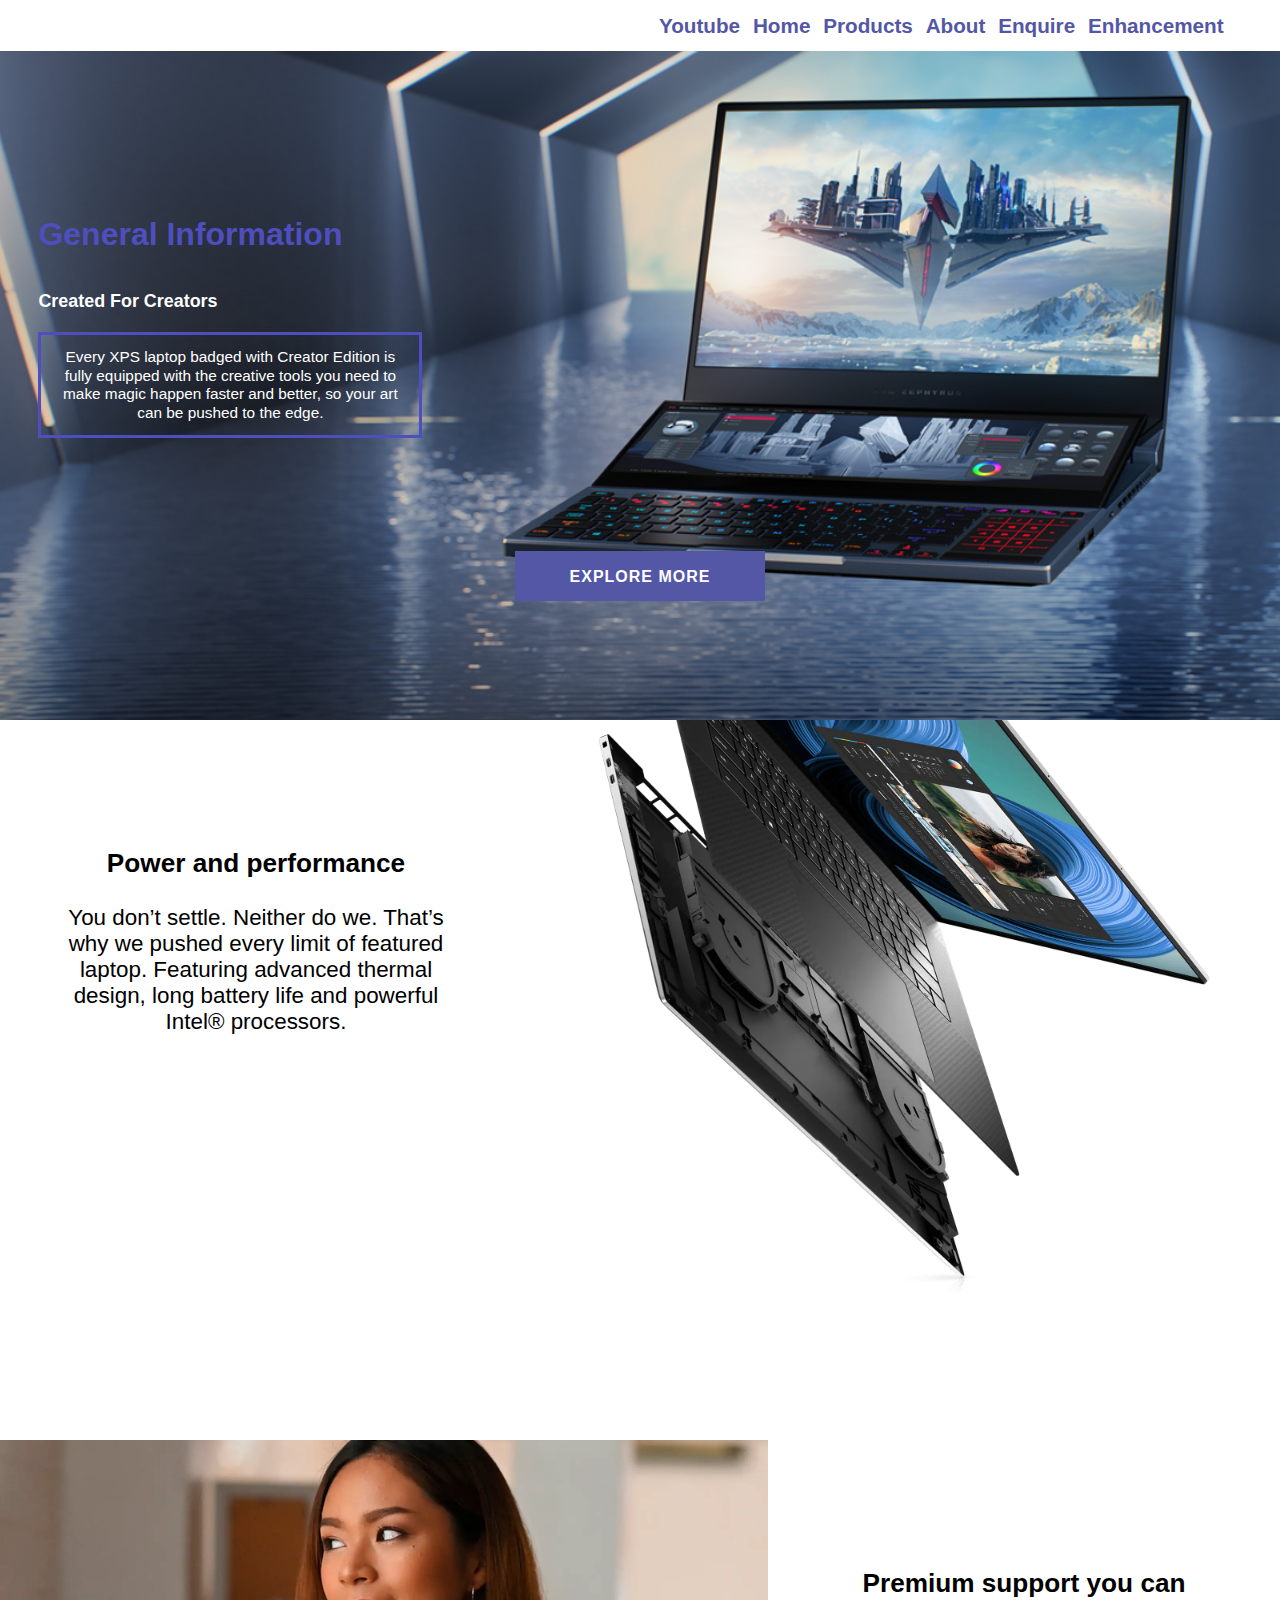
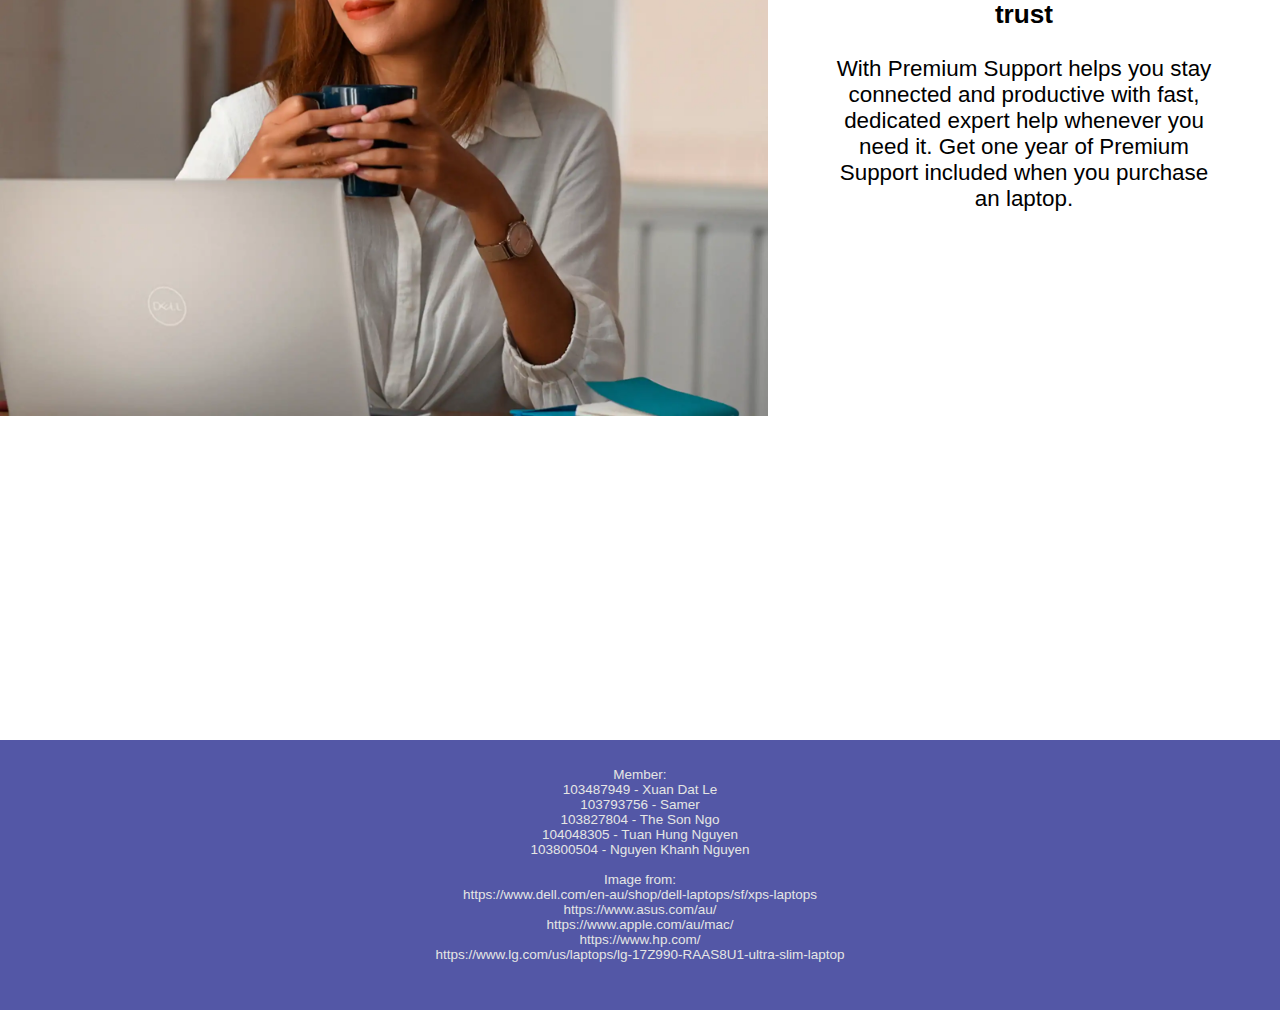
<file: assign1/index.html>
<!DOCTYPE html>
<html lang="en">
<head>
    <meta charset="UTF-8">
    <meta http-equiv="X-UA-Compatible" content="IE=edge">
    <meta name="viewport" content="width=device-width, initial-scale=1.0">
    <title>Document</title>
	<link rel="stylesheet" type="text/css" href="./css/style.css">
    <link rel="stylesheet" href="https://fonts.googleapis.com/css2?family=Material+Symbols+Outlined:opsz,wght,FILL,GRAD@20..48,100..700,0..1,-50..200" />
    <link rel="stylesheet" href="https://fonts.googleapis.com/css?family=Sofia">
    <meta name="viewport" content="width=device-width, initial-scale=1.0">
</head>
<body id = "homepage">
    <!-- Navigation Bar-->
    <header>
		<nav>         
			<p><a class="help" href="./enhancements.html">Enhancement</a></p>
			<p><a href="enquire.html">Enquire</a></p>
            <p><a href="about.html">About</a></p>
            <p><a href="product.html">Products</a></p>     
            <p><a href="index.html">Home</a></p>
			<p><a href="https://youtu.be/XH0w9a2pGkY">Youtube</a></p>
		</nav>
	</header>
<!--scroll Banner-->
    <div class = "body">
        <section class = "Homepagebanner">
            <div class = "banner1">
                <img class ="bannerimg" alt = "banner1" src="./images/banner1.png">   
                <div class = "text-box text-box1">
                    <aside>
                    <h1>General Information</h1>
                    <h5>Stylish Designs With Total Immersion</h5>  
                    <p>Get into your Youniverse with award-winning, precision-crafted laptops featuring the performance you demand to power your passions.
                    </p>
                    </aside>
                </div>    
            </div>  
            <div class = "banner2">
                <img class ="bannerimg" alt = "banner2" src="./images/banner2.png">   
                <div class = "text-box  text-box2">
                    <aside>
                        <h1>General Information</h1>
                        <h5>More Creative. Most Stunning</h5>  
                        <p>Pursue your passions with our latest laptops.</p>   
                    </aside>
                </div>     
            </div>   
            <div class = "banner4">
                <img class ="bannerimg" alt = "banner4" src="./images/banner4.png">   
                <div class = "text-box  text-box4" id ="textbox4">
                    <aside>
                        <h1>General Information</h1>
                        <h5>Premium design and expert craftsmanship</h5>   
                        <p>We obsess over details because you do. Meet the durable and lightweight XPS. Featuring machined aluminum and premium materials.</p> 
                    </aside>
                </div>     
            </div>  
            <div class = "banner5">
                <img class ="bannerimg" alt = "banner5" src="./images/banner5.jpg">   
                <div class = "text-box text-box5">
                    <aside>
                        <h1>General Information</h1>
                        <h5>Created for creators</h5>    
                        <p>Every XPS laptop badged with Creator Edition is fully equipped with the creative tools you need to make magic happen faster and better, so your art can be pushed to the edge.</p>
                    </aside>
                </div>
            </div>
            <div class="wrapper">
                <div class="link_wrapper">
                  <a href="#service">Explore More</a>
                  <div class="icon">
                    <svg xmlns="http://www.w3.org/2000/svg" viewBox="0 0 268.832 268.832">
                      <path d="M265.17 125.577l-80-80c-4.88-4.88-12.796-4.88-17.677 0-4.882 4.882-4.882 12.796 0 17.678l58.66 58.66H12.5c-6.903 0-12.5 5.598-12.5 12.5 0 6.903 5.597 12.5 12.5 12.5h213.654l-58.66 58.662c-4.88 4.882-4.88 12.796 0 17.678 2.44 2.44 5.64 3.66 8.84 3.66s6.398-1.22 8.84-3.66l79.997-80c4.883-4.882 4.883-12.796 0-17.678z"/>
                    </svg>
                  </div>
                </div> 
            </div>
        </section>
        <article id = "service" class = "service">
            <aside class = "black">
                <div class = "text">
                    <h3>Power and performance</h3>
                    <br>
                    <p>You don’t settle. Neither do we. That’s why we pushed every limit of featured laptop. Featuring advanced thermal design, long battery life and powerful Intel® processors.</p>
                </div>
                <img alt = "power" src = "./images/Power.png">
            </aside>
            <aside class = "whitehomepage">
                <div class = "text">
                    <h3>Premium support you can trust</h3>
                    <br>
                    <p>With Premium Support helps you stay connected and productive with fast, dedicated expert help whenever you need it. Get one year of Premium Support included when you purchase an laptop.</p>
                </div>  
                <img alt = "Lady" src = "./images/xps-franchise-page-mod06-1920x1440.webp">
            </aside>
        </article>
    </div>    
	<footer>
        <div class = "footer1">
            <a class = "footer">Member:</a>
            <br>
            <a class = "footer" href="mailto:103487949@student.swin.edu.au">103487949 - Xuan Dat Le</a>
            <br>
            <a class = "footer" href="mailto:103793756@student.swin.edu.au">103793756 - Samer</a>
            <br>
            <a class = "footer" href="mailto:103827804@student.swin.edu.au">103827804 - The Son Ngo</a>
            <br>
            <a class = "footer" href="mailto:104048305@student.swin.edu.au">104048305 - Tuan Hung Nguyen</a>
            <br>
            <a class = "footer" href="mailto:103800504@student.swin.edu.au">103800504 - Nguyen Khanh Nguyen</a>
            <br> 
            <br>
            <a>Image from:</a>
            <br>
            <a>https://www.dell.com/en-au/shop/dell-laptops/sf/xps-laptops</a> 
            <br>
            <a>https://www.asus.com/au/</a> 
            <br>
            <a>https://www.apple.com/au/mac/</a>
            <br>
            <a>https://www.hp.com/</a>
            <br>
            <a>https://www.lg.com/us/laptops/lg-17Z990-RAAS8U1-ultra-slim-laptop</a>
		</div>
    </footer>
</body>
</html>
</file>
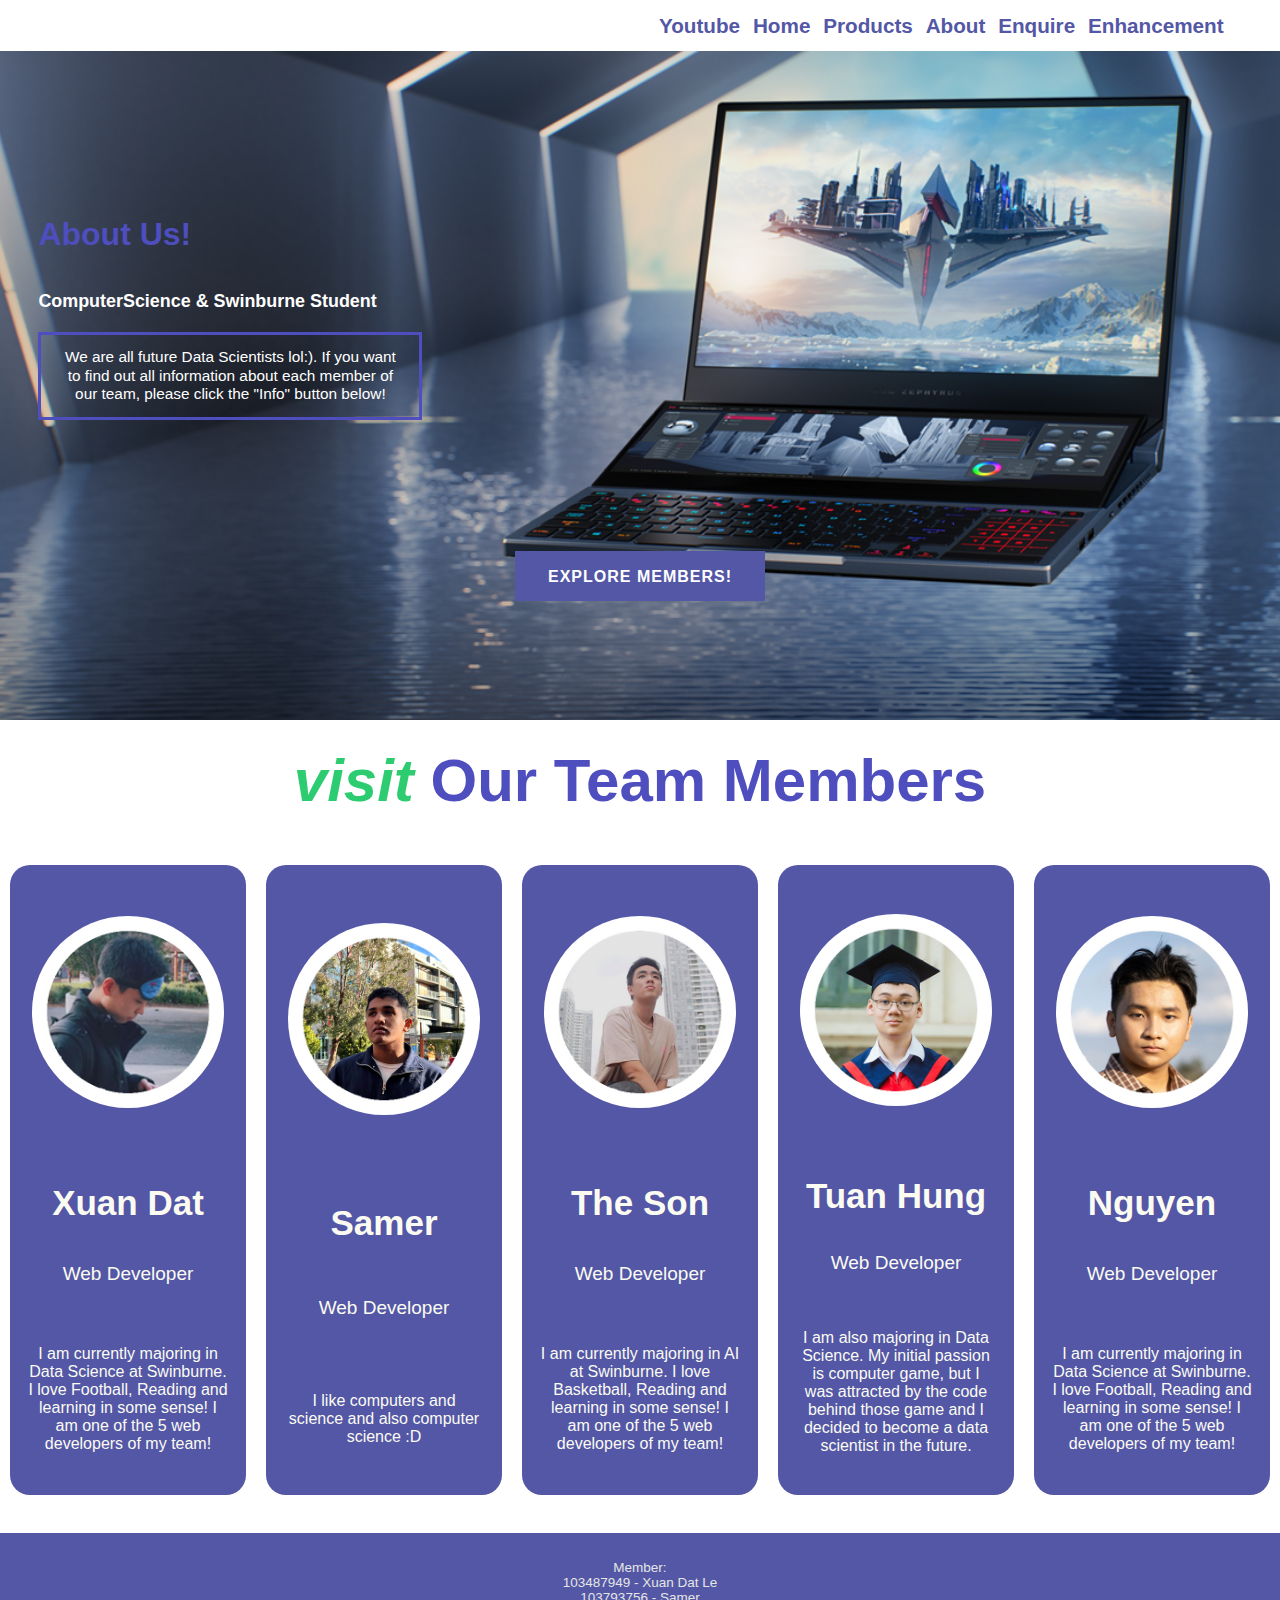
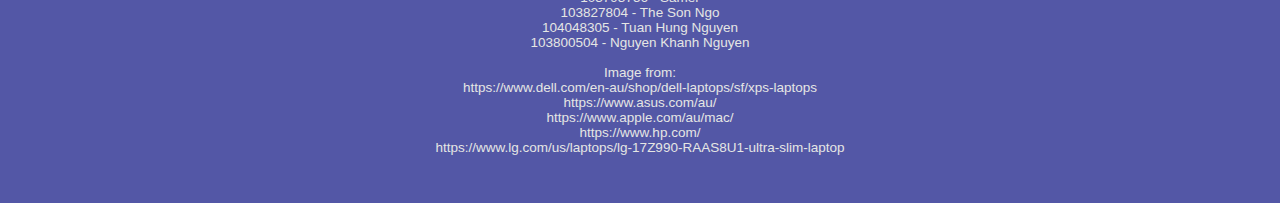
<file: assign1/about.html>
<!DOCTYPE html>
<html lang="en">
<head>
	<meta charset="utf-8">
	<meta name="viewport" content="width=device-width, initial-scale=1">
	<title>About Us!</title>
	<link rel="stylesheet" type="text/css" href="./css/style.css" media="screen">
	<link rel="stylesheet" href="https://fonts.googleapis.com/css2?family=Material+Symbols+Outlined:opsz,wght,FILL,GRAD@20..48,100..700,0..1,-50..200" />
    <link rel="stylesheet" href="https://fonts.googleapis.com/css?family=Sofia">
</head>
<body>
	<header>
		<nav>         
			<p><a class="help" href="./enhancements.html">Enhancement</a></p>
			<p><a href="enquire.html">Enquire</a></p>
            <p><a href="about.html">About</a></p>
            <p><a href="product.html">Products</a></p>     
            <p><a href="index.html">Home</a></p>
			<p><a href="https://youtu.be/XH0w9a2pGkY">Youtube</a></p>
		</nav>
	</header>
	<section class = "Homepagebanner">
		<div class = "banner1">
			<img class ="bannerimg" alt = "banner1" src="./images/banner1.png">
			<div class="text-box text-box1 upper">
				<h1>About Us!</h1>
				<h5><span class = "computerScience">ComputerScience</span> <span class="name">& Swinburne student</span></h5>
				<p>This is the page in which you can find our team members' information.</p>
			</div>
		</div>  
		<div class = "banner2">
			<img class ="bannerimg" alt = "banner2" src="./images/banner2.png">
			<div class="text-box text-box2 upper">
				<h1>About Us!</h1>
				<h5><span class = "computerScience">ComputerScience</span> <span class="name">& Swinburne student</span></h5>
				<p>In short, we are a group of 5 who are passionate about computer.</p>
			</div>       
		</div>   
		<div class = "banner4">
			<img class ="bannerimg" alt = "banner4" src="./images/banner4.png">  
			<div class="text-box text-box4 upper">
				<h1>About Us!</h1>
				<h5><span class = "computerScience">ComputerScience</span> <span class="name">& Swinburne student</span></h5>
				<p>4 of us, which are Dat, Son, Hung and Nguyen all come from Vietnam. Samer comes from Bangladesh.</p>
			</div>   
		</div>  
		<div class = "banner5">
			<img class ="bannerimg" alt = "banner5" src="./images/banner5.jpg"> 
			<div class="text-box text-box5 upper">
				<h1>About Us!</h1>
				<h5><span class = "computerScience">ComputerScience</span> <span class="name">& Swinburne student</span></h5>
				<p>We are all future Data Scientists lol:). If you want to find out all information about each member of our team, please click the "Info" button below!</p>
			</div>  
		</div>
		<div class="wrapper">
			<div class="link_wrapper">
			  <a href="#bios">Explore Members!</a>
			  <div class="icon">
				<svg xmlns="http://www.w3.org/2000/svg" viewBox="0 0 268.832 268.832">
				  <path d="M265.17 125.577l-80-80c-4.88-4.88-12.796-4.88-17.677 0-4.882 4.882-4.882 12.796 0 17.678l58.66 58.66H12.5c-6.903 0-12.5 5.598-12.5 12.5 0 6.903 5.597 12.5 12.5 12.5h213.654l-58.66 58.662c-4.88 4.882-4.88 12.796 0 17.678 2.44 2.44 5.64 3.66 8.84 3.66s6.398-1.22 8.84-3.66l79.997-80c4.883-4.882 4.883-12.796 0-17.678z"/>
				</svg>
			  </div>
			</div> 
		</div>
	</section>

	<section class="bios" id="bios">
		<div class="container">
			<h1 class="heading"><span id = "bio">visit </span>Our Team Members</h1>
				<div class="profiles">
						<a href="lxd.html">
							<div class="profile">
								<img class="prof" src="./images/Datbio.png" alt="img1">
								<h3 class="Team-profile">Xuan Dat</h3>
								<h5>Web Developer</h5>
								<p id = "biotext1">I am currently majoring in Data Science at Swinburne. I love Football, Reading and learning in some sense! I am one of the 5 web developers of my team!</p>
							</div>
						</a>
						<a href="samer.html">
							<div class="profile">
								<img class="prof" src="./images/Samer.png" alt="img1">
								<h3 class="Team-profile">Samer</h3>
								<h5>Web Developer</h5>
								<p id = "biotext2">I like computers and science and also computer science :D</p>
							</div>
						</a>
						<a href="alexngo.html">
							<div class="profile">
								<img class="prof" src="./images/Sonbio.png" alt="img1">
								<h3 class="Team-profile">The Son</h3>
								<h5>Web Developer</h5>
								<p id = "biotext3">I am currently majoring in AI at Swinburne. I love Basketball, Reading and learning in some sense! I am one of the 5 web developers of my team!</p>
							</div>
						</a>
						<a href="hung.html">
							<div class="profile">
								<img class="prof" src="./images/Hungbio.png" alt="img1">
								<h3 class="Team-profile">Tuan Hung</h3>
								<h5>Web Developer</h5>
								<p id = "biotext4">I am also majoring in Data Science. My initial passion is computer game, but I was attracted by the code behind those game and I decided  to become a data scientist in the future.</p>
							</div>
						</a>
						<a href="nguyen.html">
							<div class="profile">
								<img class="prof" src="./images/Nguyenbio.png" alt="img1">
								<h3 class="Team-profile">Nguyen</h3>
								<h5>Web Developer</h5>
								<p id = "biotext5">I am currently majoring in Data Science at Swinburne. I love Football, Reading and learning in some sense! I am one of the 5 web developers of my team!</p>
								</div>
							</a>
				</div>
		</div>
	</section>
	<footer>
        <div class = "footer1">
            <a class = "footer">Member:</a>
            <br>
            <a class = "footer" href="mailto:103487949@student.swin.edu.au">103487949 - Xuan Dat Le</a>
            <br>
            <a class = "footer" href="mailto:103793756@student.swin.edu.au">103793756 - Samer</a>
            <br>
            <a class = "footer" href="mailto:103827804@student.swin.edu.au">103827804 - The Son Ngo</a>
            <br>
            <a class = "footer" href="mailto:104048305@student.swin.edu.au">104048305 - Tuan Hung Nguyen</a>
            <br>
            <a class = "footer" href="mailto:103800504@student.swin.edu.au">103800504 - Nguyen Khanh Nguyen</a>
            <br> 
            <br>	
            <a>Image from:</a>
            <br>
            <a>https://www.dell.com/en-au/shop/dell-laptops/sf/xps-laptops</a> 
            <br>
            <a>https://www.asus.com/au/</a> 
            <br>
            <a>https://www.apple.com/au/mac/</a>
            <br>
            <a>https://www.hp.com/</a>
            <br>
            <a>https://www.lg.com/us/laptops/lg-17Z990-RAAS8U1-ultra-slim-laptop</a>
		</div>
    </footer>
</body>
</html>
</file>
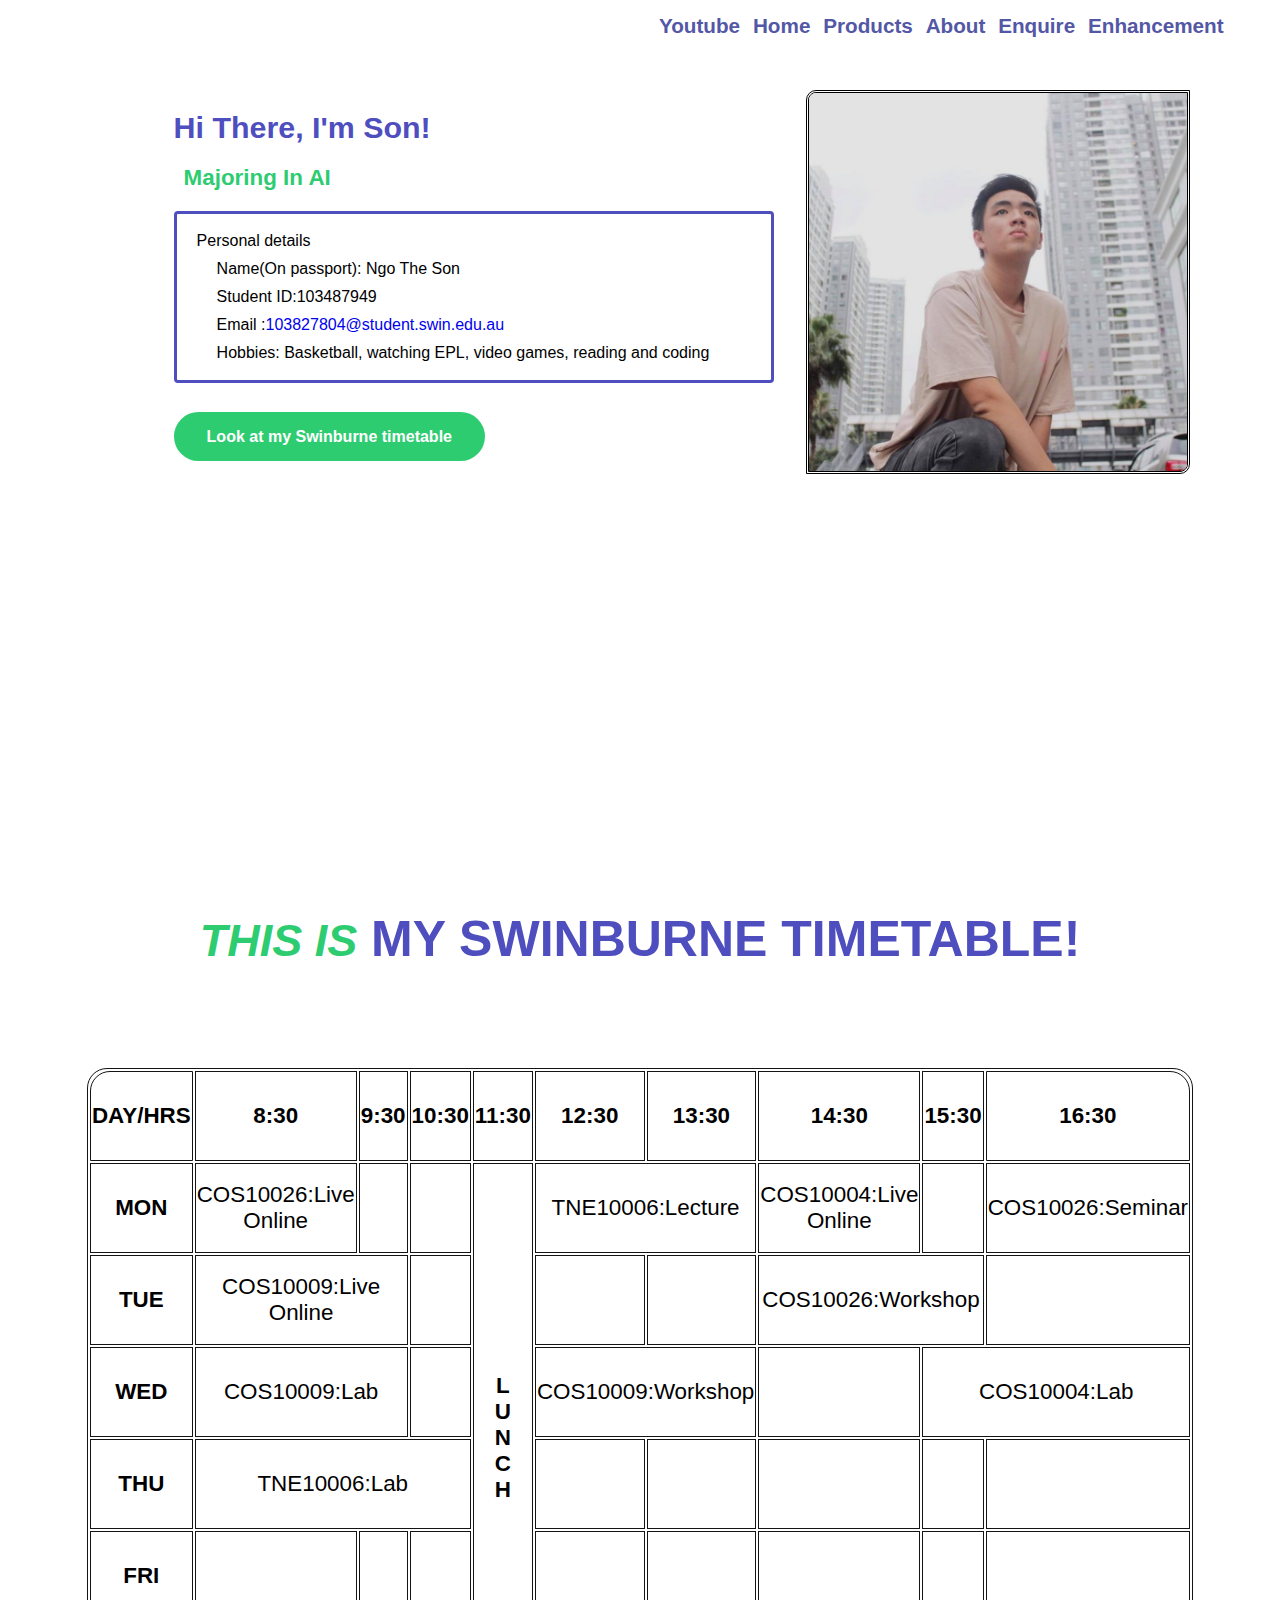
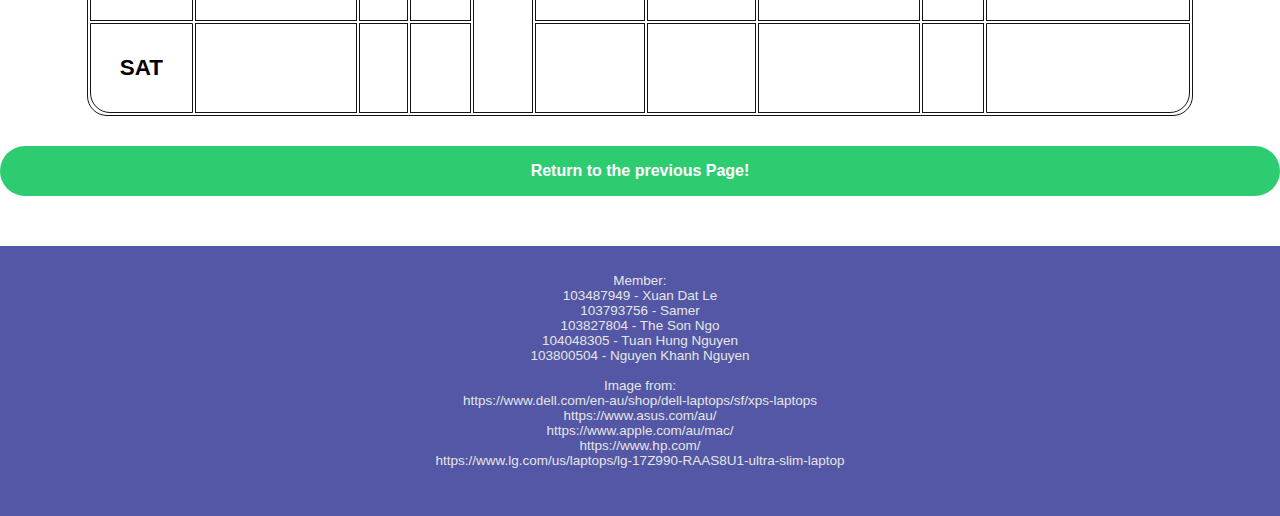
<file: assign1/alexngo.html>
<!DOCTYPE html>
<html lang="en">
<head>
	<meta charset="utf-8">
	<meta name="viewport" content="width=device-width, initial-scale=1">
	<title>Hi there, it's me Alex</title>
	<link rel="stylesheet" type="text/css" href="./css/style.css">
</head>
<body>
	<header>
		<nav>         
			<p><a class="help" href="./enhancements.html">Enhancement</a></p>
			<p><a href="enquire.html">Enquire</a></p>
            <p><a href="about.html">About</a></p>
            <p><a href="product.html">Products</a></p>     
            <p><a href="index.html">Home</a></p>
			<p><a href="https://youtu.be/XH0w9a2pGkY">Youtube</a></p>
		</nav>
	</header>
	<section class = "aboutpage">
		<figure>
			<img src="./images/alexngo.jpg" alt="img"/>
		</figure>	
			<div class="personaldetail">
				<h1>Hi there, I'm Son!</h1>
				<h5>Majoring in <span class="name">AI</span></h5>
				<dl>
					<dt>Personal details</dt>
					<dd>Name(On passport): Ngo The Son</dd>
					<dd>Student ID:103487949</dd>
					<dd>Email :<a href = "mailto:103827804@student.swin.edu.au" target="_blank">103827804@student.swin.edu.au</a></dd>
					<dd>Hobbies: Basketball, watching EPL, video games, reading and coding</dd>
				</dl>
				<a href="#swtb" class="btn">Look at my Swinburne timetable</a>
			</div>
		</section>


	<section class="ttble" id="table_1">
		<h1 id = "swtb" class ="swtb"><span id="ti">THIS IS</span> MY SWINBURNE TIMETABLE!</h1>
			<div class="time">
					<table class="center">
						<thead>
							<tr>
								<th id = "neededradius1" >DAY/HRS</th>
								<th>8:30</th>
								<th>9:30</th>
								<th>10:30</th>
								<th>11:30</th>
								<th>12:30</th>
								<th>13:30</th>
								<th>14:30</th>
								<th>15:30</th>
								<th id = "neededradius2">16:30</th>
							</tr>
						</thead>
						<tbody>
							<tr>
								<th>MON</th>
								<td class="cos10026">COS10026:Live Online</td>
								<td></td>
								<td></td>
								<th id="lunch" rowspan="6">L<br>U<br>N<br>C<br>H</th>					
								<td class="tne10006" colspan="2">TNE10006:Lecture</td>
								<td class="cos10004">COS10004:Live Online</td>
								<td></td>
								<td class="cos10026">COS10026:Seminar</td>
							</tr>
							<tr>
								<th>TUE</th>
								<td class="cos10009" colspan="2">COS10009:Live Online</td>
								<td></td>
								<td></td>
								<td></td>
								<td class="cos10026" colspan="2">COS10026:Workshop</td>
								<td></td>
							</tr>
							<tr>
								<th>WED</th>
								<td class="cos10009" colspan="2">COS10009:Lab</td>
								<td></td>
								<td class="cos10009" colspan="2">COS10009:Workshop</td>
								<td></td>
								<td class="cos10004" colspan="2">COS10004:Lab</td>
							</tr>
							<tr>
								<th>THU</th>
								<td class="tne10006" colspan="3">TNE10006:Lab</td>
								<td></td>
								<td></td>
								<td></td>
								<td></td>
								<td></td>
							</tr>
							<tr>
								<th>FRI</th>
								<td></td>
								<td></td>
								<td></td>
								<td></td>
								<td></td>
								<td></td>
								<td></td>
								<td></td>	
							</tr>
							<tr>
								<th id = "neededradius3">SAT</th>
								<td></td>
								<td></td>
								<td></td>
								<td></td>
								<td></td>
								<td></td>
								<td></td>
								<td id = "neededradius4"></td>
							</tr>	
						</tbody>
						
					</table>
				<a href="about.html" class="btn" id="ret">Return to the previous Page!</a>
			</div>
	</section>
	<footer>
        <div class = "footer1">
            <a class = "footer">Member:</a>
            <br>
            <a class = "footer" href="mailto:103487949@student.swin.edu.au">103487949 - Xuan Dat Le</a>
            <br>
            <a class = "footer" href="mailto:103793756@student.swin.edu.au">103793756 - Samer</a>
            <br>
            <a class = "footer" href="mailto:103827804@student.swin.edu.au">103827804 - The Son Ngo</a>
            <br>
            <a class = "footer" href="mailto:104048305@student.swin.edu.au">104048305 - Tuan Hung Nguyen</a>
            <br>
            <a class = "footer" href="mailto:103800504@student.swin.edu.au">103800504 - Nguyen Khanh Nguyen</a>
            <br> 
            <br>
            <a>Image from:</a>
            <br>
            <a>https://www.dell.com/en-au/shop/dell-laptops/sf/xps-laptops</a> 
            <br>
            <a>https://www.asus.com/au/</a> 
            <br>
            <a>https://www.apple.com/au/mac/</a>
            <br>
            <a>https://www.hp.com/</a>
            <br>
            <a>https://www.lg.com/us/laptops/lg-17Z990-RAAS8U1-ultra-slim-laptop</a>
		</div>
    </footer>
</body>
</html>
</file>
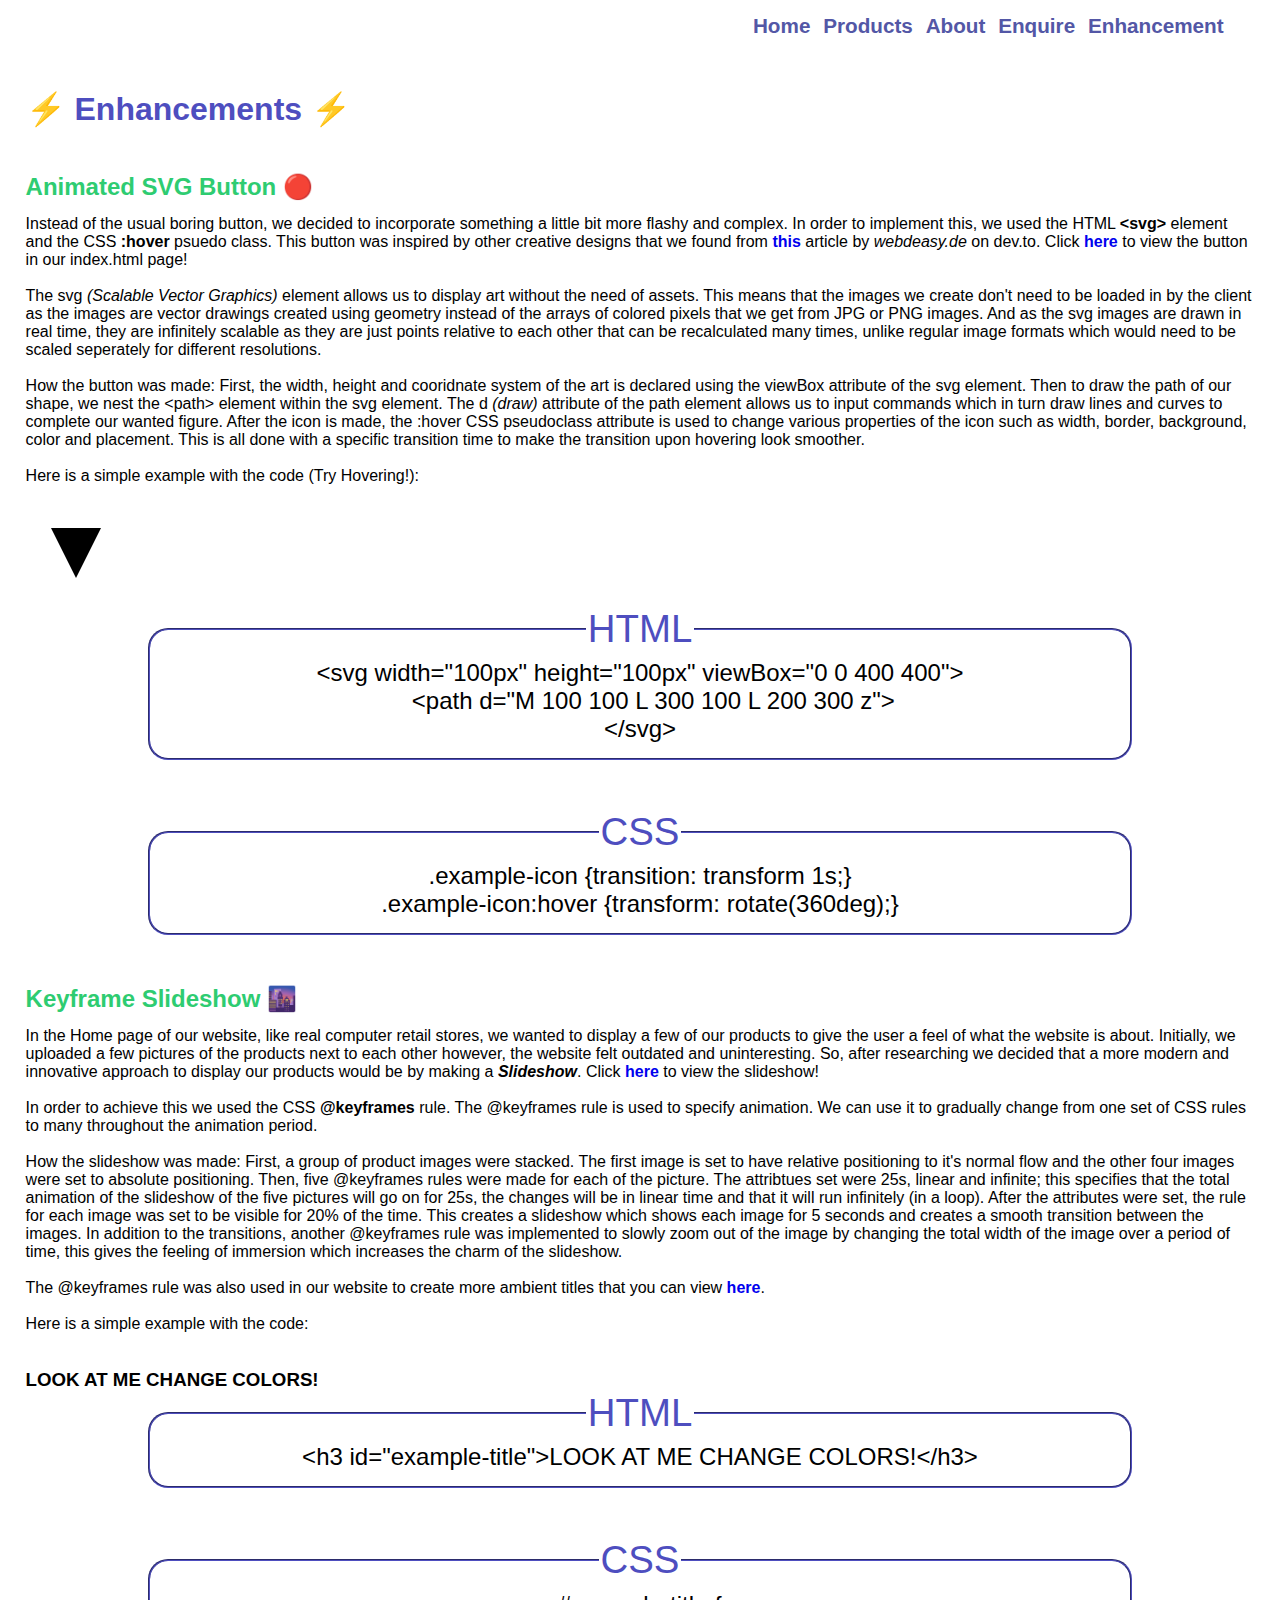
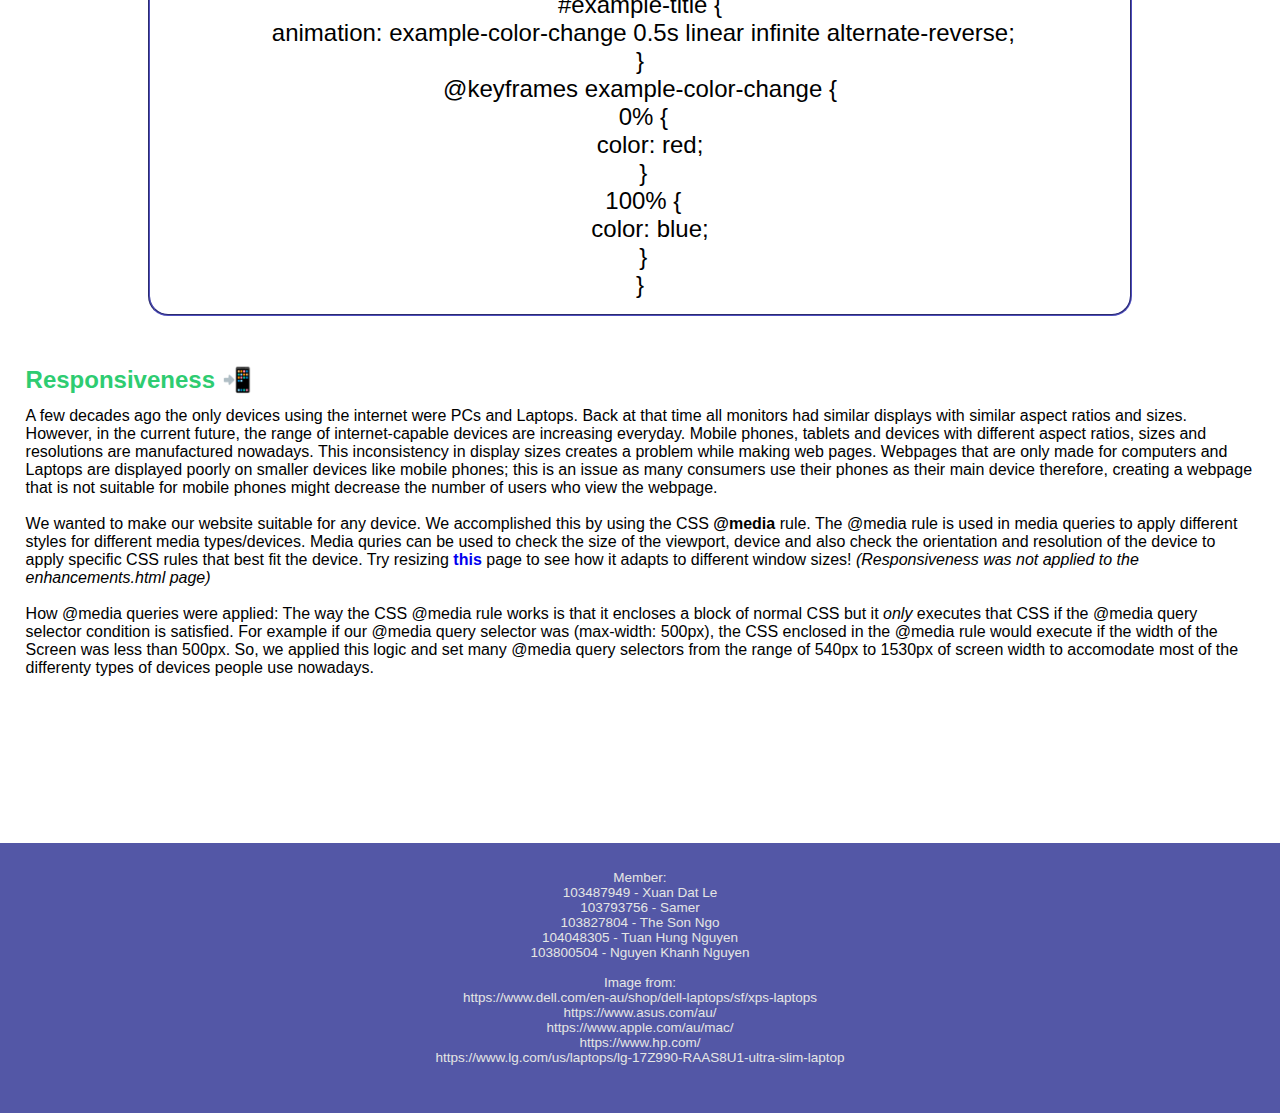
<file: assign1/enhancements.html>
<!DOCTYPE html>
<html lang="en">
<head>
    <meta charset="UTF-8">
    <meta http-equiv="X-UA-Compatible" content="IE=edge">
    <meta name="viewport" content="width=device-width, initial-scale=1.0">
    <meta name="description" content="Enhancements page of Assignment 1" />
    <meta name="author" content="Samer SID: 103793756"/> 
    <title>Enhancements</title>
    <link href="./css/style.css" rel="stylesheet">
</head>
<body>
    <header>
		<nav>         
			<p><a class="help" href="#about">Enhancement</a></p>
			<p><a href="enquire.html">Enquire</a></p>
            <p><a href="about.html">About</a></p>
            <p><a href="product.html">Products</a></p>     
            <p><a href="index.html">Home</a></p>
		</nav>
	</header>

    <div id="main-content">
        <h1>&#9889; Enhancements &#9889;</h1>
        <section class="enhancements" id="enh1">
            <h2>Animated SVG Button &#x1f534;</h2>
            <p>Instead of the usual boring button, we decided to incorporate something a little bit more flashy and complex.
                In order to implement this, we used the HTML <strong><code>&lt;svg&gt;</code></strong> element and the CSS <strong><code>:hover</code></strong> psuedo class.
                This button was inspired by other creative designs that we found from <a href="https://dev.to/webdeasy/top-20-css-buttons-animations-f41"><strong>this</strong></a> article by <em>webdeasy.de</em> on dev.to.
                Click <a href="index.html"><strong>here</strong></a> to view the button in our index.html page!
                <br><br>
                The svg <em>(Scalable Vector Graphics)</em> element allows us to display art without the need of assets. This means that the images
                we create don't need to be loaded in by the client as the images are vector drawings created using geometry instead of the arrays of 
                colored pixels that we get from JPG or PNG images. And as the svg images are drawn in real time, they are infinitely scalable as they are
                just points relative to each other that can be recalculated many times, unlike regular image formats which would need to be scaled seperately
                for different resolutions.
                <br><br>
                How the button was made: First, the width, height and cooridnate system of the art is declared using the viewBox attribute of the svg element.
                Then to draw the path of our shape, we nest the <code>&lt;path&gt;</code> element within the svg element. The d <em>(draw)</em> attribute of the path element
                allows us to input commands which in turn draw lines and curves to complete our wanted figure. After the icon is made, the :hover CSS pseudoclass attribute is used to
                change various properties of the icon such as width, border, background, color and placement. This is all done with a specific transition time to make the transition upon 
                hovering look smoother.
                <br><br>
                Here is a simple example with the code (Try Hovering!):
            </p>
                <br>
                <svg id="example-icon" width="100px" height="100px" viewBox="0 0 400 400">
                    <path d="M 100 100 L 300 100 L 200 300 z"></path>
                </svg>
                <fieldset>
                    <legend>HTML</legend>
                <code>
                    &lt;svg width="100px" height="100px" viewBox="0 0 400 400"&gt; <br>
                    &nbsp; &nbsp; &lt;path d="M 100 100 L 300 100 L 200 300 z"&gt; <br>
                    &lt;/svg&gt;
                </code>
                </fieldset>
                <fieldset>
                    <legend>CSS</legend>
                <code>
                    .example-icon {transition: transform 1s;}
                    <br>
                    .example-icon:hover {transform: rotate(360deg);}
                </code>
                </fieldset>
        </section>
        <section class="enhancements" id="enh2">
            <h2>Keyframe Slideshow &#x1F306;</h2>
            <p>In the Home page of our website, like real computer retail stores, we wanted to display a few of our products to give the user a feel of what
                the website is about. Initially, we uploaded a few pictures of the products next to each other however, the website felt outdated and uninteresting.
                So, after researching we decided that a more modern and innovative approach to display our products would be by making a <strong><em>Slideshow</em></strong>.
                Click <a href="index.html"><strong>here</strong></a> to view the slideshow!
                <br><br>
                In order to achieve this we used the CSS <code><strong>@keyframes</strong></code> rule. The @keyframes rule is used to specify animation. We can use it
                to gradually change from one set of CSS rules to many throughout the animation period.
                <br><br>
                How the slideshow was made: First, a group of product images were stacked. The first image is set to have relative positioning to it's normal flow
                and the other four images were set to absolute positioning. Then, five @keyframes rules were made for each of the picture. The attribtues set were 25s, linear and infinite; 
                this specifies that the total animation of the slideshow of the five pictures will go on for 25s, the changes will be in linear time and that it will run infinitely (in a loop).
                After the attributes were set, the rule for each image was set to be visible for 20% of the time. This creates a slideshow which shows each image for 5 seconds and creates a 
                smooth transition between the images. In addition to the transitions, another @keyframes rule was implemented to slowly zoom out of the image by changing the total width of the 
                image over a period of time, this gives the feeling of immersion which increases the charm of the slideshow.
                <br><br>
                The @keyframes rule was also used in our website to create more ambient titles that you can view <a href="product.html"><strong>here</strong></a>.
                <br><br>
                Here is a simple example with the code:
            </p>
                <br><br>
                <h3 id="example-title">LOOK AT ME CHANGE COLORS!</h3>
                <fieldset>
                    <legend>HTML</legend>
                <code>
                    &lt;h3 id="example-title"&gt;LOOK AT ME CHANGE COLORS!&lt;/h3&gt;
                </code>
                </fieldset>
                <fieldset>
                    <legend>CSS</legend>
                <code>
                    #example-title { <br>
                        &nbsp;animation: example-color-change 0.5s linear infinite alternate-reverse;<br>
                    }<br>
                    
                    @keyframes example-color-change {<br>
                        &nbsp;0% {<br>
                            &nbsp;&nbsp;    color: red;<br>
                            &nbsp;}<br>
                            &nbsp;100% { <br>
                                &nbsp;&nbsp;    color: blue;<br>
                                &nbsp;}<br>
                    }
                </code>
                </fieldset>
        </section>
        <section class="enhancements" id="enh3">
            <h2>Responsiveness &#x1F4F2;</h2>
            <p>A few decades ago the only devices using the internet were PCs and Laptops. Back at that time all monitors had similar displays with similar aspect ratios and sizes.
                However, in the current future, the range of internet-capable devices are increasing everyday. Mobile phones, tablets and devices with different aspect ratios, sizes and 
                resolutions are manufactured nowadays. This inconsistency in display sizes creates a problem while making web pages. Webpages that are only made for computers and Laptops
                are displayed poorly on smaller devices like mobile phones; this is an issue as many consumers use their phones as their main device therefore, creating a webpage that is not
                suitable for mobile phones might decrease the number of users who view the webpage.
                <br><br>
                We wanted to make our website suitable for any device. We accomplished this by using the CSS <code><strong>@media</strong></code> rule. The @media rule is used in media 
                queries to apply different styles for different media types/devices. Media quries can be used to check the size of the viewport, device and also check the orientation 
                and resolution of the device to apply specific CSS rules that best fit the device. Try resizing <a href="index.html"><strong>this</strong></a> page to see how it adapts to different window sizes!
                <em>(Responsiveness was not applied to the enhancements.html page)</em>
                <br><br>
                How @media queries were applied: The way the CSS @media rule works is that it encloses a block of normal CSS but it <em>only</em> executes that CSS if the @media query selector
                condition is satisfied. For example if our @media query selector was <code>(max-width: 500px)</code>, the CSS enclosed in the @media rule would execute if the width of the Screen
                was less than 500px. So, we applied this logic and set many @media query selectors from the range of 540px to 1530px of screen width to accomodate most of the differenty types of 
                devices people use nowadays.
            </p>
        </section>
    </div>


    <footer>
        <div class = "footer1">
            <a class = "footer">Member:</a>
            <br>
            <a class = "footer" href="mailto:103487949@student.swin.edu.au">103487949 - Xuan Dat Le</a>
            <br>
            <a class = "footer" href="mailto:103793756@student.swin.edu.au">103793756 - Samer</a>
            <br>
            <a class = "footer" href="mailto:103827804@student.swin.edu.au">103827804 - The Son Ngo</a>
            <br>
            <a class = "footer" href="mailto:104048305@student.swin.edu.au">104048305 - Tuan Hung Nguyen</a>
            <br>
            <a class = "footer" href="mailto:103800504@student.swin.edu.au">103800504 - Nguyen Khanh Nguyen</a>
            <br> 
            <br>
            <a>Image from:</a>
            <br>
            <a>https://www.dell.com/en-au/shop/dell-laptops/sf/xps-laptops</a> 
            <br>
            <a>https://www.asus.com/au/</a> 
            <br>
            <a>https://www.apple.com/au/mac/</a>
            <br>
            <a>https://www.hp.com/</a>
            <br>
            <a>https://www.lg.com/us/laptops/lg-17Z990-RAAS8U1-ultra-slim-laptop</a>
		</div>
    </footer>
</body>
</html>
</file>
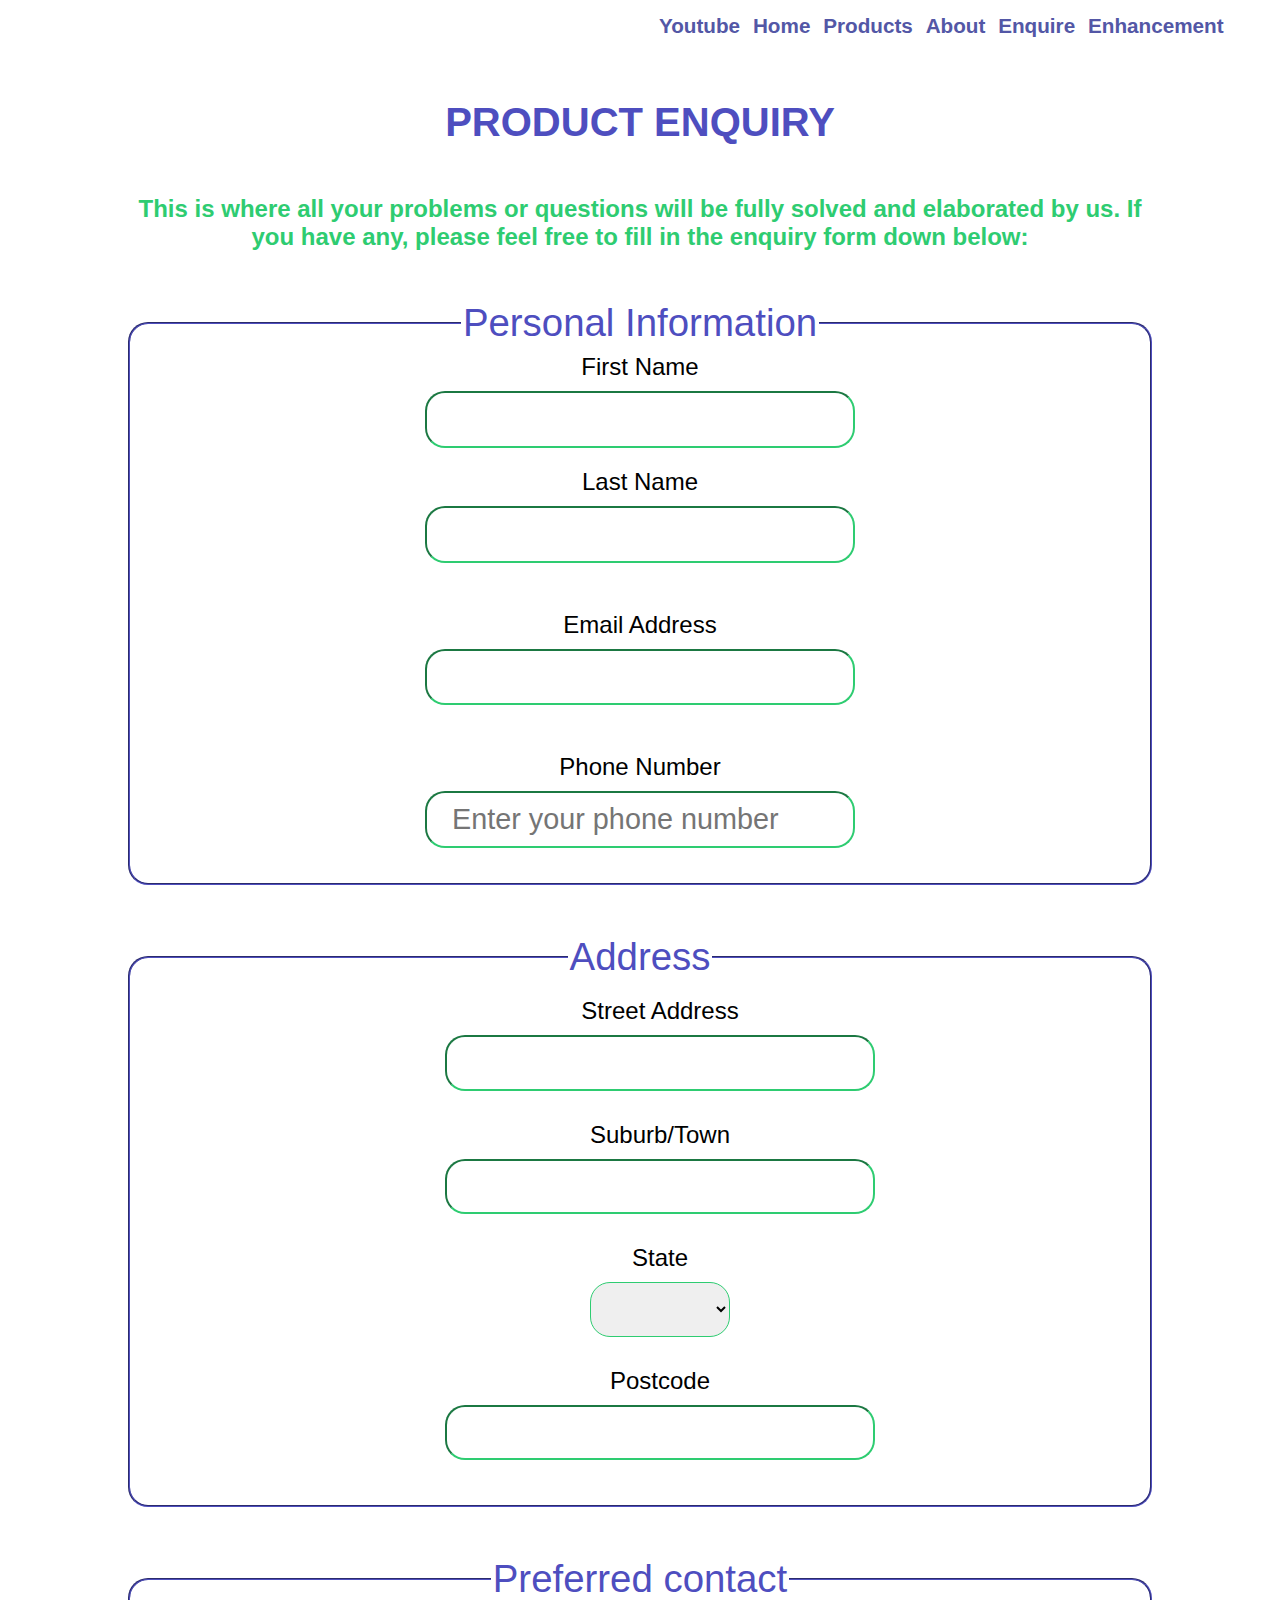
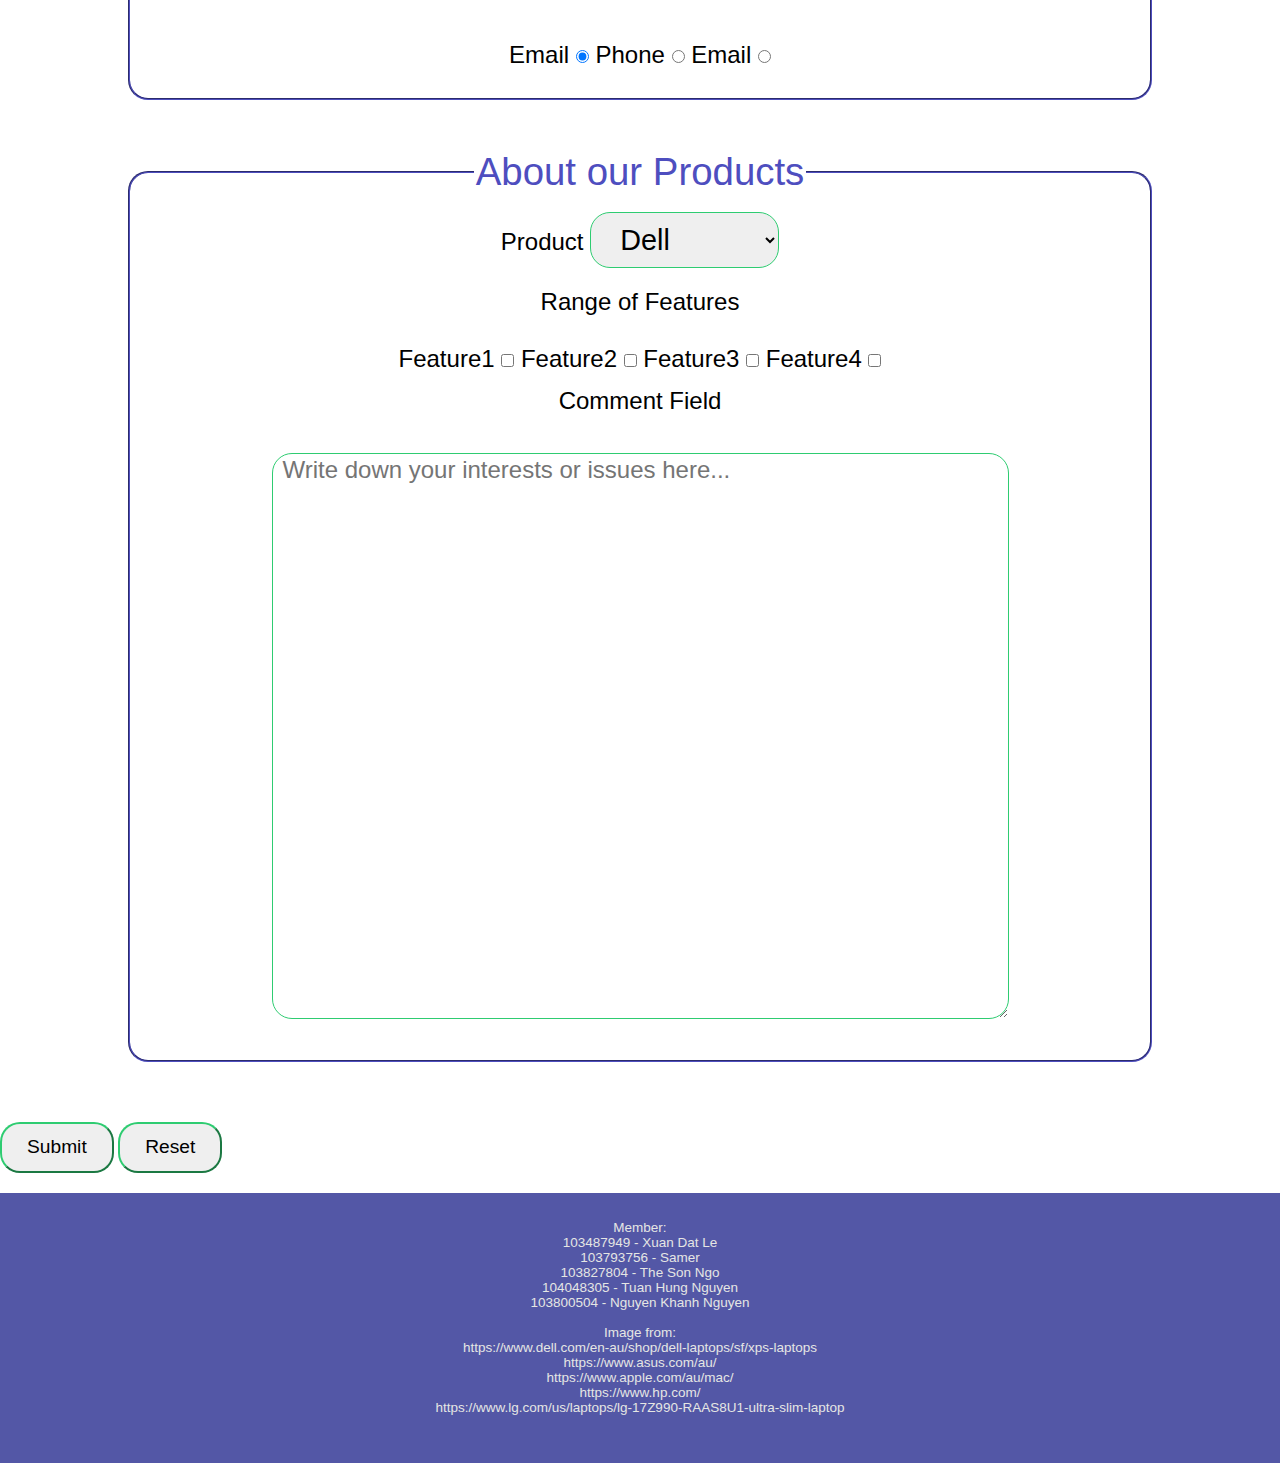
<file: assign1/enquire.html>
<!DOCTYPE html>
<html lang="en">

<head>
	<meta charset="utf-8">
	<meta name="description" content = "Enquiries about products">
	<meta name = "keywords" content="fix, problem, broken, product">
	<title>Products Enquiry</title>
	<link rel="stylesheet" type="text/css" href="./css/style.css">
</head>
<body>
	<header>
		<nav>         
			<p><a class="help" href="./enhancements.html">Enhancement</a></p>
			<p><a href="enquire.html">Enquire</a></p>
            <p><a href="about.html">About</a></p>
            <p><a href="product.html">Products</a></p>     
            <p><a href="index.html">Home</a></p>
			<p><a href="https://youtu.be/XH0w9a2pGkY">Youtube</a></p>
		</nav>
	</header>
	<section id = "enquirepart"> 
		<h1> PRODUCT ENQUIRY </h1>
		<h3 class = "enquirepartdiscription">This is where all your problems or questions will be fully solved and elaborated by us. If you have any, please feel free to fill in the enquiry form down below:</h3>
		<form id="survey" method="post" action="https://mercury.swin.edu.au/it000000/formtest.php">
			<fieldset>
				<legend>Personal Information</legend>
				<p>
				
					<label for="fname">First Name</label>
					<br>
					<input type="text" name="First_name" id="fname" maxlength="25" required="required">
					<br>
					<label for="lname">Last Name</label>
					<br>
					<input type="text" name="Last_name" id="lname" maxlength="25" required="required">
				</p>
				<p>
					<br>
					<label for="emailadd">Email Address</label>
					<br>
					<input type="email" name="Email" id="emailadd" required="required">
				</p>
				<p>
					<br>
					<label for="phonenum"> Phone Number</label>
					<br>
					<input type="text" name="Phone_number" id="phonenum" pattern="[0-9]{10}" placeholder="Enter your phone number" required="required">
				</p>
			</fieldset>
			<fieldset class = "fieldset">
				<legend>Address</legend>
				<div>
					<ol type="i">
						<li>
							<label for="straddress"> Street Address</label>
							<br>
							<input type="text" name="Street" id="straddress" maxlength="40" required="required">
						</li>
						<li>
							<label for="sburb"> Suburb/Town</label>
							<br>
							<input type="text" name="Suburb/town" id="sburb" maxlength="20" required="required">
						</li>
						<li>
							<label for="state">State</label>
							<br>
							<select id="state" required="required">
								<option value =""></option>
								<option value ="VIC">VIC</option>
								<option value ="NSW">NSW</option>
								<option value ="QLD">QLD</option>
								<option value ="NT">NT</option>
								<option value ="WA">WA</option>
								<option value ="SA">SA</option>
								<option value ="TAS">TAS</option>
								<option value ="ACT">ACT</option>
							</select>
						</li>
						<li>
							<label for="pcode">Postcode</label>
							<br>
							<input type="text" name="Postcode" id="pcode" pattern="\d{4}" maxlength="4" required="required">
						</li>

					</ol>
				</div>
			</fieldset>
			<fieldset>
				<legend>Preferred contact</legend>
				<div class = "fieldset1">
					<label for="email">Email</label>
					<input type="radio" name="preferred_contact" id="email" value="Email" checked = "checked">
					<label for="phone">Phone</label>
					<input type="radio" name="preferred_contact" id="phone" value="Phone">
					<label for="post">Email</label>
					<input type="radio" name="preferred_contact" id="post" value="Post">
				</div>
				
			</fieldset>
			<fieldset class = "fieldset">
				<legend>About our Products</legend>
				<p>
					<label for="prod">Product</label>
					<select id="prod" required="required">
						<option value = "">Dell</option>
						<option value = "HP">HP</option>
						<option value = "macbook">Macbook</option>
						<option value = "asus">ASUS</option>
						<option value = "LG">LG</option>
					</select>
				</p>
				<p> Range of Features <br>
					<br>
					<label for="fe1">Feature1</label>
					<input type="checkbox" name="Feature" value="Feature1" id="fe1">
					<label for="fe2">Feature2</label>
					<input type="checkbox" name="Feature" value="Feature2" id="fe2">
					<label for="fe3">Feature3</label>
					<input type="checkbox" name="Feature" value="Feature3" id="fe3">
					<label for="fe4">Feature4</label>
					<input type="checkbox" name="Feature" value="Feature4" id="fe4">
				</p>
				<p>
					<p>Comment Field</p> 
					<br>
					<textarea rows="20" cols="50" placeholder="Write down your interests or issues here..." required="required"></textarea>
				</p>
			</fieldset>
				<input type="submit" name="Submit">
				<input type="reset" name="Reset">
		</form>
	</section>
	<footer>
        <div class = "footer1">
            <a class = "footer">Member:</a>
            <br>
            <a class = "footer" href="mailto:103487949@student.swin.edu.au">103487949 - Xuan Dat Le</a>
            <br>
            <a class = "footer" href="mailto:103793756@student.swin.edu.au">103793756 - Samer</a>
            <br>
            <a class = "footer" href="mailto:103827804@student.swin.edu.au">103827804 - The Son Ngo</a>
            <br>
            <a class = "footer" href="mailto:104048305@student.swin.edu.au">104048305 - Tuan Hung Nguyen</a>
            <br>
            <a class = "footer" href="mailto:103800504@student.swin.edu.au">103800504 - Nguyen Khanh Nguyen</a>
            <br> 
            <br>
            <a>Image from:</a>
            <br>
            <a>https://www.dell.com/en-au/shop/dell-laptops/sf/xps-laptops</a> 
            <br>
            <a>https://www.asus.com/au/</a> 
            <br>
            <a>https://www.apple.com/au/mac/</a>
            <br>
            <a>https://www.hp.com/</a>
            <br>
            <a>https://www.lg.com/us/laptops/lg-17Z990-RAAS8U1-ultra-slim-laptop</a>
		</div>
    </footer>
</body>
</html>
</file>
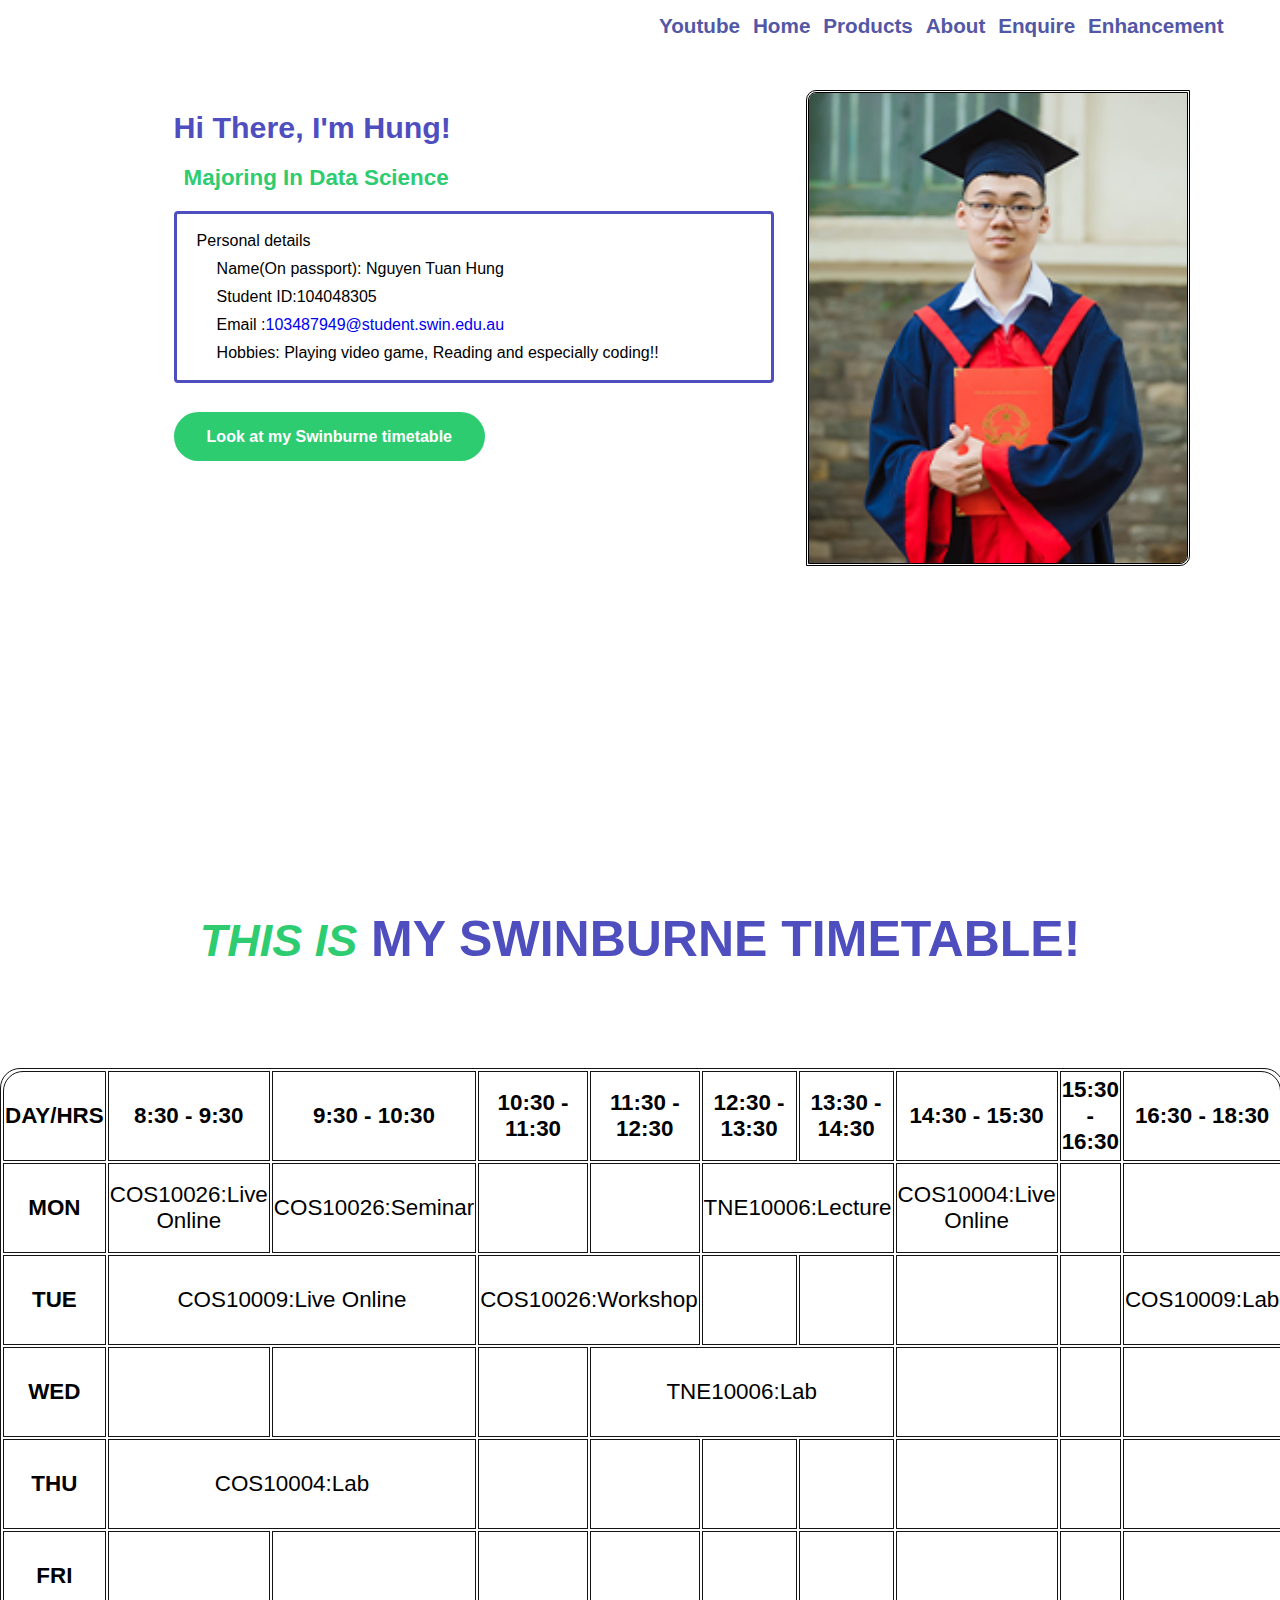
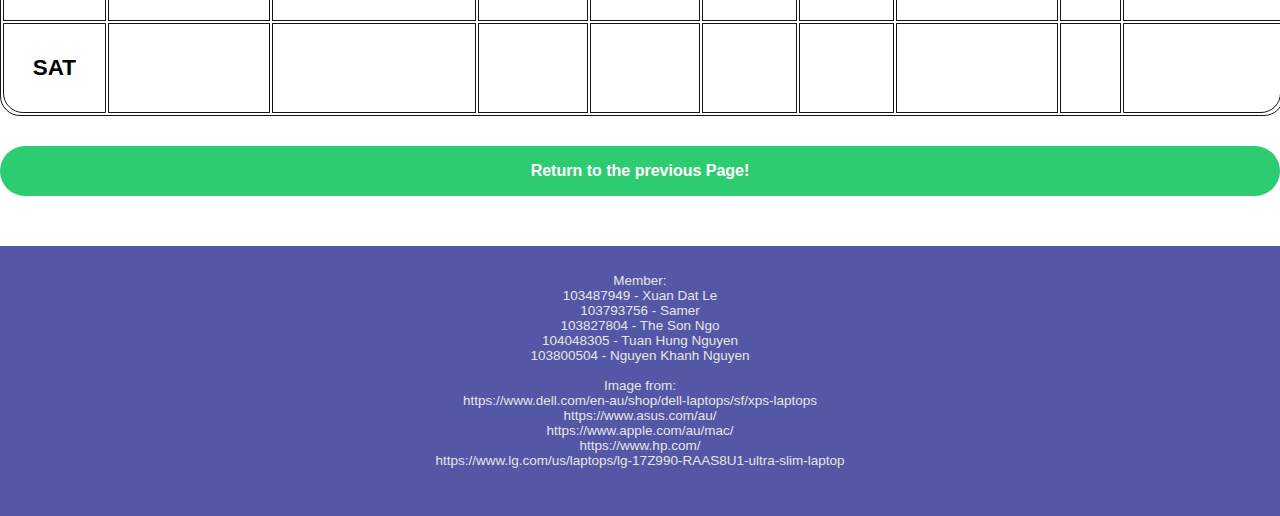
<file: assign1/hung.html>
<!DOCTYPE html>
<html lang="en">
<head>
	<meta charset="utf-8">
	<meta name="viewport" content="width=device-width, initial-scale=1">
	<title>Hi there, it's me William</title>
	<link rel="stylesheet" type="text/css" href="./css/style.css">
</head>
<body>
	<header>
		<nav>         
			<p><a class="help" href="./enhancements.html">Enhancement</a></p>
			<p><a href="enquire.html">Enquire</a></p>
            <p><a href="about.html">About</a></p>
            <p><a href="product.html">Products</a></p>     
            <p><a href="index.html">Home</a></p>
			<p><a href="https://youtu.be/XH0w9a2pGkY">Youtube</a></p>
		</nav>
	</header>
	<section class = "aboutpage">
		<figure>
			<img src="images/hung.png" alt="img">
		</figure>
			<div class="personaldetail">
				<h1>Hi there, I'm Hung!</h1>
				<h5>Majoring in <span class="name">Data Science</span></h5>
				<dl>
					<dt>Personal details</dt>
					<dd>Name(On passport): Nguyen Tuan Hung</dd>
					<dd>Student ID:104048305</dd>
					<dd>Email :<a href = "mailto:104048305@student.swin.edu.au" target="_blank">103487949@student.swin.edu.au</a></dd>
					<dd>Hobbies: Playing video game, Reading and especially coding!!</dd>
				</dl>
				<a href="#swtb" class="btn">Look at my Swinburne timetable</a>
			</div>
	</section>


	<section class="ttble" id="table_1">
		<h1 id = "swtb" class ="swtb"><span id="ti">THIS IS</span> MY SWINBURNE TIMETABLE!</h1>
			<div class="time">
					<table class="center">
						<thead>
							<tr>
								<th id = "neededradius1" >DAY/HRS</th>
								<th>8:30 - 9:30</th>
								<th>9:30 - 10:30</th>
								<th>10:30 - 11:30</th>
								<th>11:30 - 12:30</th>
								<th>12:30 - 13:30</th>
								<th>13:30 - 14:30</th>
								<th>14:30 - 15:30</th>
								<th>15:30 - 16:30</th>
								<th id = "neededradius2">16:30 - 18:30</th>
							</tr>
						</thead>
						<tbody>
							<tr>
								<th>MON</th>
								<td class="cos10026">COS10026:Live Online</td>
                                <td class="cos10026">COS10026:Seminar</td>
								<td></td>
								<td></td>					
								<td class="tne10006" colspan="2">TNE10006:Lecture</td>
								<td class="cos10004">COS10004:Live Online</td>
								<td></td>
                                <td></td>
							</tr>
							<tr>
								<th>TUE</th>
								<td class="cos10009" colspan="2">COS10009:Live Online</td>
								<td class="cos10026" colspan="2">COS10026:Workshop</td>
								<td></td>
								<td></td>
								<td></td>
								<td></td>
                                <td class="cos10009">COS10009:Lab</td>
							</tr>
							<tr>
								<th>WED</th>
								<td></td>
								<td></td>
                                <td></td>
                                <td class="tne10006" colspan="3">TNE10006:Lab</td>
                                <td></td>
                                <td></td>
                                <td></td>
                            
							</tr>
							<tr>
								<th>THU</th>
                                <td class="cos10004" colspan="2">COS10004:Lab</td>
								<td></td>
								<td></td>
								<td></td>
								<td></td>
								<td></td>
                                <td></td>
                                <td></td>
							</tr>
							<tr>
								<th>FRI</th>
								<td></td>
								<td></td>
								<td></td>
								<td></td>
								<td></td>
								<td></td>
								<td></td>
								<td></td>	
                                <td></td>
							</tr>
							<tr>
								<th id = "neededradius3">SAT</th>
								<td></td>
								<td></td>
                                <td></td>
								<td></td>
								<td></td>
								<td></td>
								<td></td>
								<td></td>
								<td id = "neededradius4"></td>
							</tr>	
						</tbody>
						
					</table>
					<a href="about.html" class="btn" id="ret">Return to the previous Page!</a>
			</div>
	</section>
	<footer>
        <div class = "footer1">
            <a class = "footer">Member:</a>
            <br>
            <a class = "footer" href="mailto:103487949@student.swin.edu.au">103487949 - Xuan Dat Le</a>
            <br>
            <a class = "footer" href="mailto:103793756@student.swin.edu.au">103793756 - Samer</a>
            <br>
            <a class = "footer" href="mailto:103827804@student.swin.edu.au">103827804 - The Son Ngo</a>
            <br>
            <a class = "footer" href="mailto:104048305@student.swin.edu.au">104048305 - Tuan Hung Nguyen</a>
            <br>
            <a class = "footer" href="mailto:103800504@student.swin.edu.au">103800504 - Nguyen Khanh Nguyen</a>
            <br> 
            <br>
            <a>Image from:</a>
            <br>
            <a>https://www.dell.com/en-au/shop/dell-laptops/sf/xps-laptops</a> 
            <br>
            <a>https://www.asus.com/au/</a> 
            <br>
            <a>https://www.apple.com/au/mac/</a>
            <br>
            <a>https://www.hp.com/</a>
            <br>
            <a>https://www.lg.com/us/laptops/lg-17Z990-RAAS8U1-ultra-slim-laptop</a>
		</div>
    </footer>
</body>
</html>
</file>
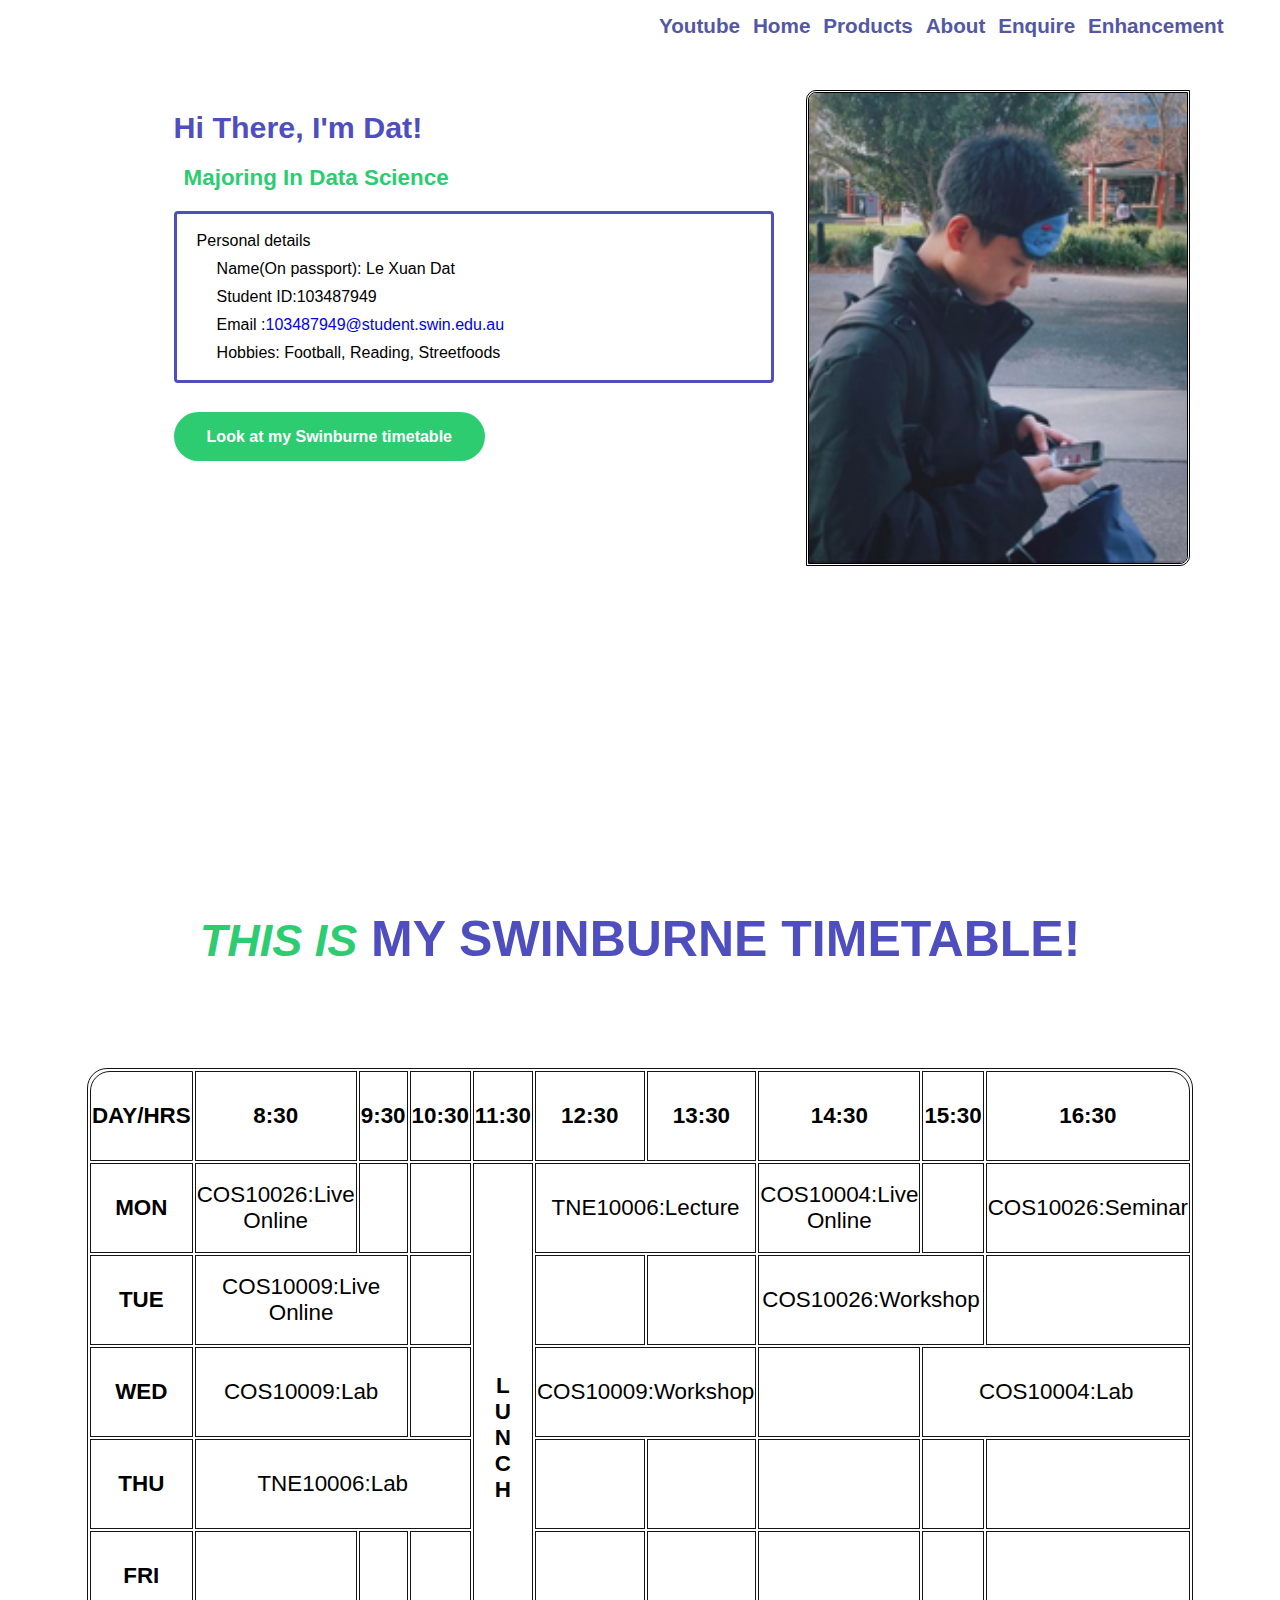
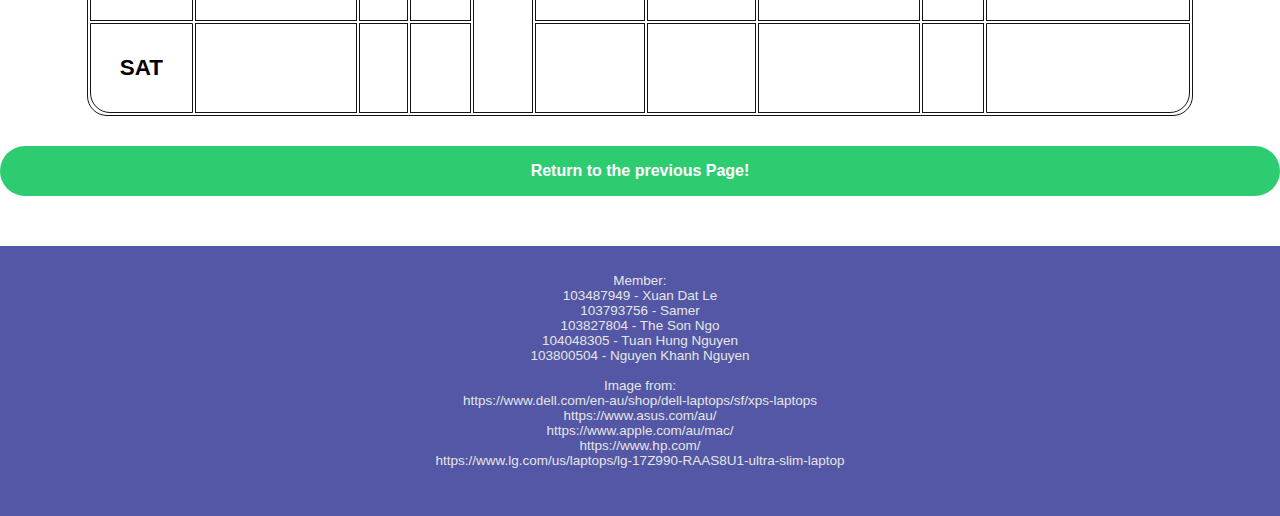
<file: assign1/lxd.html>
<!DOCTYPE html>
<html lang="en">
<head>
	<meta charset="utf-8">
	<meta name="viewport" content="width=device-width, initial-scale=1">
	<title>Hi there, it's me William</title>
	<link rel="stylesheet" type="text/css" href="./css/style.css">
</head>
<body>
	<header>
		<nav>         
			<p><a class="help" href="./enhancements.html">Enhancement</a></p>
			<p><a href="enquire.html">Enquire</a></p>
            <p><a href="about.html">About</a></p>
            <p><a href="product.html">Products</a></p>     
            <p><a href="index.html">Home</a></p>
			<p><a href="https://youtu.be/XH0w9a2pGkY">Youtube</a></p>
		</nav>
	</header> 
	<section class = "aboutpage">
		<figure id = "faceimage">
			<img src="./images/dat.png" alt="img">
		</figure>
			<div class="personaldetail">
				<h1>Hi there, I'm Dat!</h1>
				<h5>Majoring in <span class="name">Data Science</span></h5>
				<dl>
					<dt>Personal details</dt>
					<dd>Name(On passport): Le Xuan Dat</dd>
					<dd>Student ID:103487949</dd>
					<dd>Email :<a href = "mailto:103487949@student.swin.edu.au" target="_blank">103487949@student.swin.edu.au</a></dd>
					<dd>Hobbies: Football, Reading, Streetfoods </dd>
				</dl>
				<a href="#swtb" class="btn">Look at my Swinburne timetable</a>
			</div>
		</section>


	<section class="ttble" id="table_1">
		<h1 id = "swtb" class ="swtb"><span id="ti">THIS IS</span> MY SWINBURNE TIMETABLE!</h1>
			<div class="time">
					<table class="center">
						<thead>
							<tr>
								<th id = "neededradius1" >DAY/HRS</th>
								<th>8:30</th>
								<th>9:30</th>
								<th>10:30</th>
								<th>11:30</th>
								<th>12:30</th>
								<th>13:30</th>
								<th>14:30</th>
								<th>15:30</th>
								<th id = "neededradius2">16:30</th>
							</tr>
						</thead>
						<tbody>
							<tr>
								<th>MON</th>
								<td class="cos10026">COS10026:Live Online</td>
								<td></td>
								<td></td>
								<th id="lunch" rowspan="6">L<br>U<br>N<br>C<br>H</th>					
								<td class="tne10006" colspan="2">TNE10006:Lecture</td>
								<td class="cos10004">COS10004:Live Online</td>
								<td></td>
								<td class="cos10026">COS10026:Seminar</td>
							</tr>
							<tr>
								<th>TUE</th>
								<td class="cos10009" colspan="2">COS10009:Live Online</td>
								<td></td>
								<td></td>
								<td></td>
								<td class="cos10026" colspan="2">COS10026:Workshop</td>
								<td></td>
							</tr>
							<tr>
								<th>WED</th>
								<td class="cos10009" colspan="2">COS10009:Lab</td>
								<td></td>
								<td class="cos10009" colspan="2">COS10009:Workshop</td>
								<td></td>
								<td class="cos10004" colspan="2">COS10004:Lab</td>
							</tr>
							<tr>
								<th>THU</th>
								<td class="tne10006" colspan="3">TNE10006:Lab</td>
								<td></td>
								<td></td>
								<td></td>
								<td></td>
								<td></td>
							</tr>
							<tr>
								<th>FRI</th>
								<td></td>
								<td></td>
								<td></td>
								<td></td>
								<td></td>
								<td></td>
								<td></td>
								<td></td>	
							</tr>
							<tr>
								<th id = "neededradius3">SAT</th>
								<td></td>
								<td></td>
								<td></td>
								<td></td>
								<td></td>
								<td></td>
								<td></td>
								<td id = "neededradius4"></td>
							</tr>	
						</tbody>
						
					</table>
					<a href="about.html" class="btn" id="ret">Return to the previous Page!</a>
			</div>
	</section>
	<footer>
        <div class = "footer1">
            <a class = "footer">Member:</a>
            <br>
            <a class = "footer" href="mailto:103487949@student.swin.edu.au">103487949 - Xuan Dat Le</a>
            <br>
            <a class = "footer" href="mailto:103793756@student.swin.edu.au">103793756 - Samer</a>
            <br>
            <a class = "footer" href="mailto:103827804@student.swin.edu.au">103827804 - The Son Ngo</a>
            <br>
            <a class = "footer" href="mailto:104048305@student.swin.edu.au">104048305 - Tuan Hung Nguyen</a>
            <br>
            <a class = "footer" href="mailto:103800504@student.swin.edu.au">103800504 - Nguyen Khanh Nguyen</a>
            <br> 
            <br>
            <a>Image from:</a>
            <br>
            <a>https://www.dell.com/en-au/shop/dell-laptops/sf/xps-laptops</a> 
            <br>
            <a>https://www.asus.com/au/</a> 
            <br>
            <a>https://www.apple.com/au/mac/</a>
            <br>
            <a>https://www.hp.com/</a>
            <br>
            <a>https://www.lg.com/us/laptops/lg-17Z990-RAAS8U1-ultra-slim-laptop</a>
		</div>
    </footer>
</body>
</html>
</file>
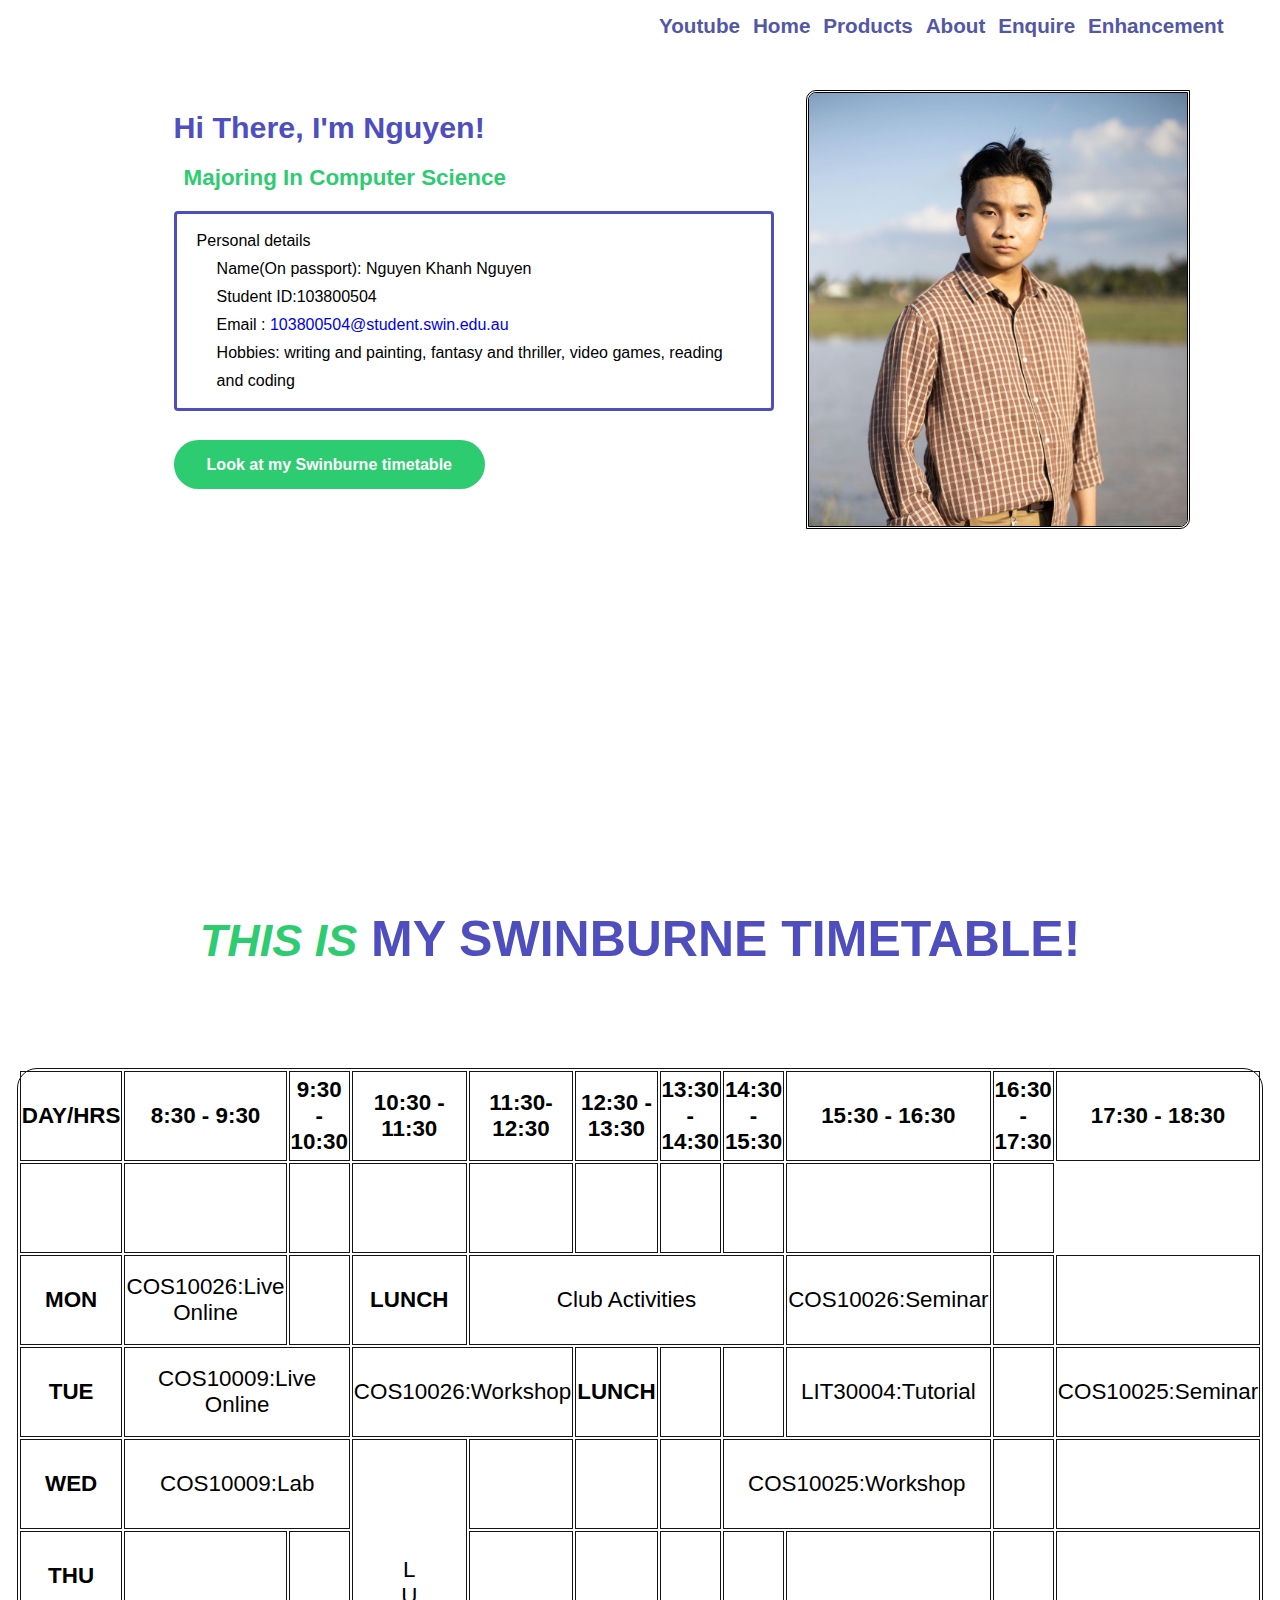
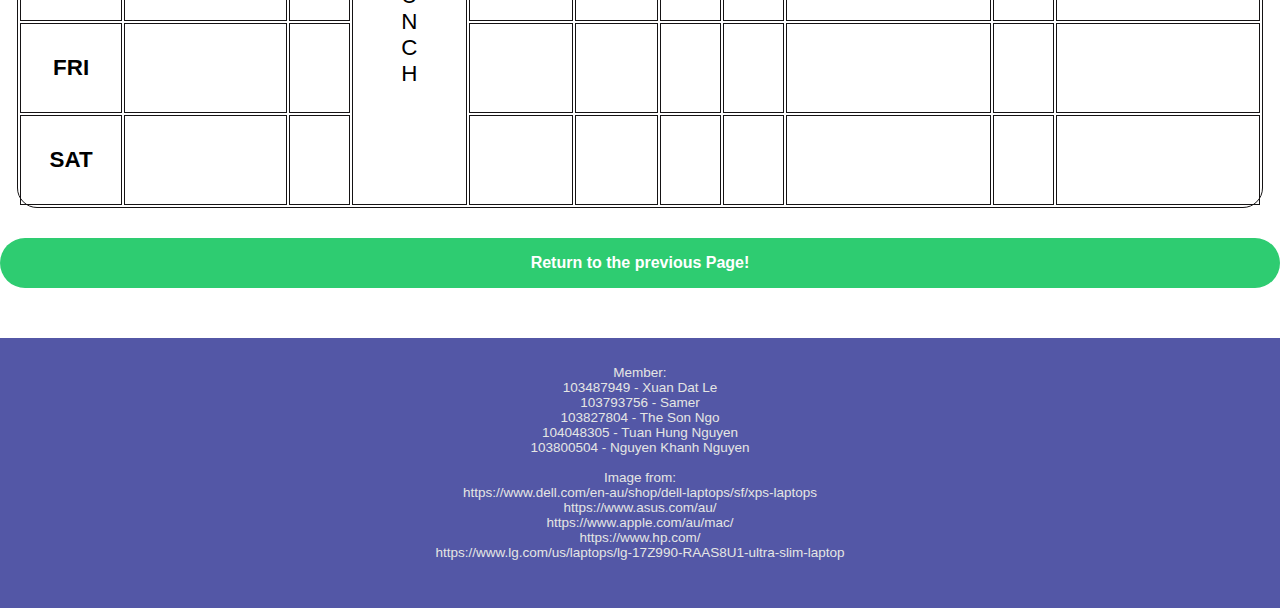
<file: assign1/nguyen.html>
<!DOCTYPE html>
<html lang="en">
<head>
	<meta charset="utf-8">
	<meta name="viewport" content="width=device-width, initial-scale=1">
	<title>Hi there, it's me Nguyen!</title>
	<link rel="stylesheet" type="text/css" href="./css/style.css">
</head>
<body>
	<header>
		<nav>         
			<p><a class="help" href="./enhancements.html">Enhancement</a></p>
			<p><a href="enquire.html">Enquire</a></p>
            <p><a href="about.html">About</a></p>
            <p><a href="product.html">Products</a></p>     
            <p><a href="index.html">Home</a></p>
			<p><a href="https://youtu.be/XH0w9a2pGkY">Youtube</a></p>
		</nav>
	</header>
		<section class = "aboutpage">
				<figure>
					<img src="./images/nguyenabout.png" alt="xyz">
				</figure>
				<div class="personaldetail">
					<h1>Hi there, I'm Nguyen!</h1>
					<h5>Majoring in <span class="name">Computer Science</span></h5>
						<dl>
							<dt>Personal details</dt>
							<dd>Name(On passport): Nguyen Khanh Nguyen</dd>
							<dd>Student ID:103800504</dd>
							<dd>Email : <a href="mailto:103800504@student.swin.edu.au" target="_blank">103800504@student.swin.edu.au</a></dd>
							<dd>Hobbies: writing and painting, fantasy and thriller, video games, reading and coding</dd>
						</dl>
					<a href="#swtb" class="btn">Look at my Swinburne timetable</a>
				</div>
		</section>


		<section class="ttble" id="table_1">
			<h1 class ="swtb"><span id="ti">THIS IS</span> MY SWINBURNE TIMETABLE!</h1>
				<div class="time">
						<table class="center">
							<tr>
								<th>DAY/HRS</th>
								<th>8:30 - 9:30</th>
								<th>9:30 - 10:30</th>
								<th>10:30 - 11:30</th>
								<th>11:30-12:30</th>
								<th>12:30 - 13:30</th>
								<th>13:30 - 14:30</th>
								<th>14:30 - 15:30</th>
								<th>15:30 - 16:30</th>
								<th>16:30 - 17:30</th>
								<th>17:30 - 18:30</th>
							</tr>
							<tr>
								<td></td>
								<td></td>
								<td></td>
								<td></td>
								<td></td>
								<td></td>
								<td></td>
								<td></td>
								<td></td>
								<td></td>
							</tr>
							<tr>
								<th>MON</th>
								<td class="cos10026">COS10026:Live Online</td>
								<td></td>
								<th class="lunch">LUNCH</th>	
								<td class="club" colspan="4">Club Activities</td>				
								<td class="cos10026">COS10026:Seminar</td>
								<td></td>
								<td></td>
							</tr>
							<tr>
								<th>TUE</th>
								<td class="cos10009" colspan="2">COS10009:Live Online</td>
								<td class="cos10026" colspan="2">COS10026:Workshop</td>
								<th class="lunch">LUNCH</th>
								<td></td>
								<td></td>
								<td class="lit30002" >LIT30004:Tutorial</td>
								<td></td>
								<td class="cos10025">COS10025:Seminar</td>
							</tr>
							<tr>
								<th>WED</th>
								<td class="cos10009" colspan="2">COS10009:Lab</td>
								<td class="lunch" rowspan="4">L<br>U<br>N<br>C<br>H</td>
								<td></td>
								<td></td>
								<td></td>
								<td class="cos10025" colspan="2">COS10025:Workshop</td>
								<td></td>
								<td></td>
							</tr>
							<tr>
								<th>THU</th>
								<td></td>
								<td></td>
								<td></td>
								<td></td>
								<td></td>
								<td></td>
								<td></td>
								<td></td>
								<td></td>
							</tr>
							<tr>
								<th>FRI</th>
								<td></td>
								<td></td>
								<td></td>
								<td></td>
								<td></td>
								<td></td>
								<td></td>
								<td></td>
								<td></td>
							</tr>
							<tr>
								<th>SAT</th>
								<td></td>
								<td></td>
								<td></td>
								<td></td>
								<td></td>
								<td></td>
								<td></td>
								<td></td>
								<td></td>
							</tr>
						</table>
						<a href="about.html" class="btn" id="ret">Return to the previous Page!</a>
				</div>
		</section>
		<footer>
			<div class = "footer1">
				<a class = "footer">Member:</a>
				<br>
				<a class = "footer" href="mailto:103487949@student.swin.edu.au">103487949 - Xuan Dat Le</a>
				<br>
				<a class = "footer" href="mailto:103793756@student.swin.edu.au">103793756 - Samer</a>
				<br>
				<a class = "footer" href="mailto:103827804@student.swin.edu.au">103827804 - The Son Ngo</a>
				<br>
				<a class = "footer" href="mailto:104048305@student.swin.edu.au">104048305 - Tuan Hung Nguyen</a>
				<br>
				<a class = "footer" href="mailto:103800504@student.swin.edu.au">103800504 - Nguyen Khanh Nguyen</a>
				<br> 
				<br>
				<a>Image from:</a>
				<br>
				<a>https://www.dell.com/en-au/shop/dell-laptops/sf/xps-laptops</a> 
				<br>
				<a>https://www.asus.com/au/</a> 
				<br>
				<a>https://www.apple.com/au/mac/</a>
				<br>
				<a>https://www.hp.com/</a>
				<br>
				<a>https://www.lg.com/us/laptops/lg-17Z990-RAAS8U1-ultra-slim-laptop</a>
			</div>
		</footer>
	</body>
</html>
</file>
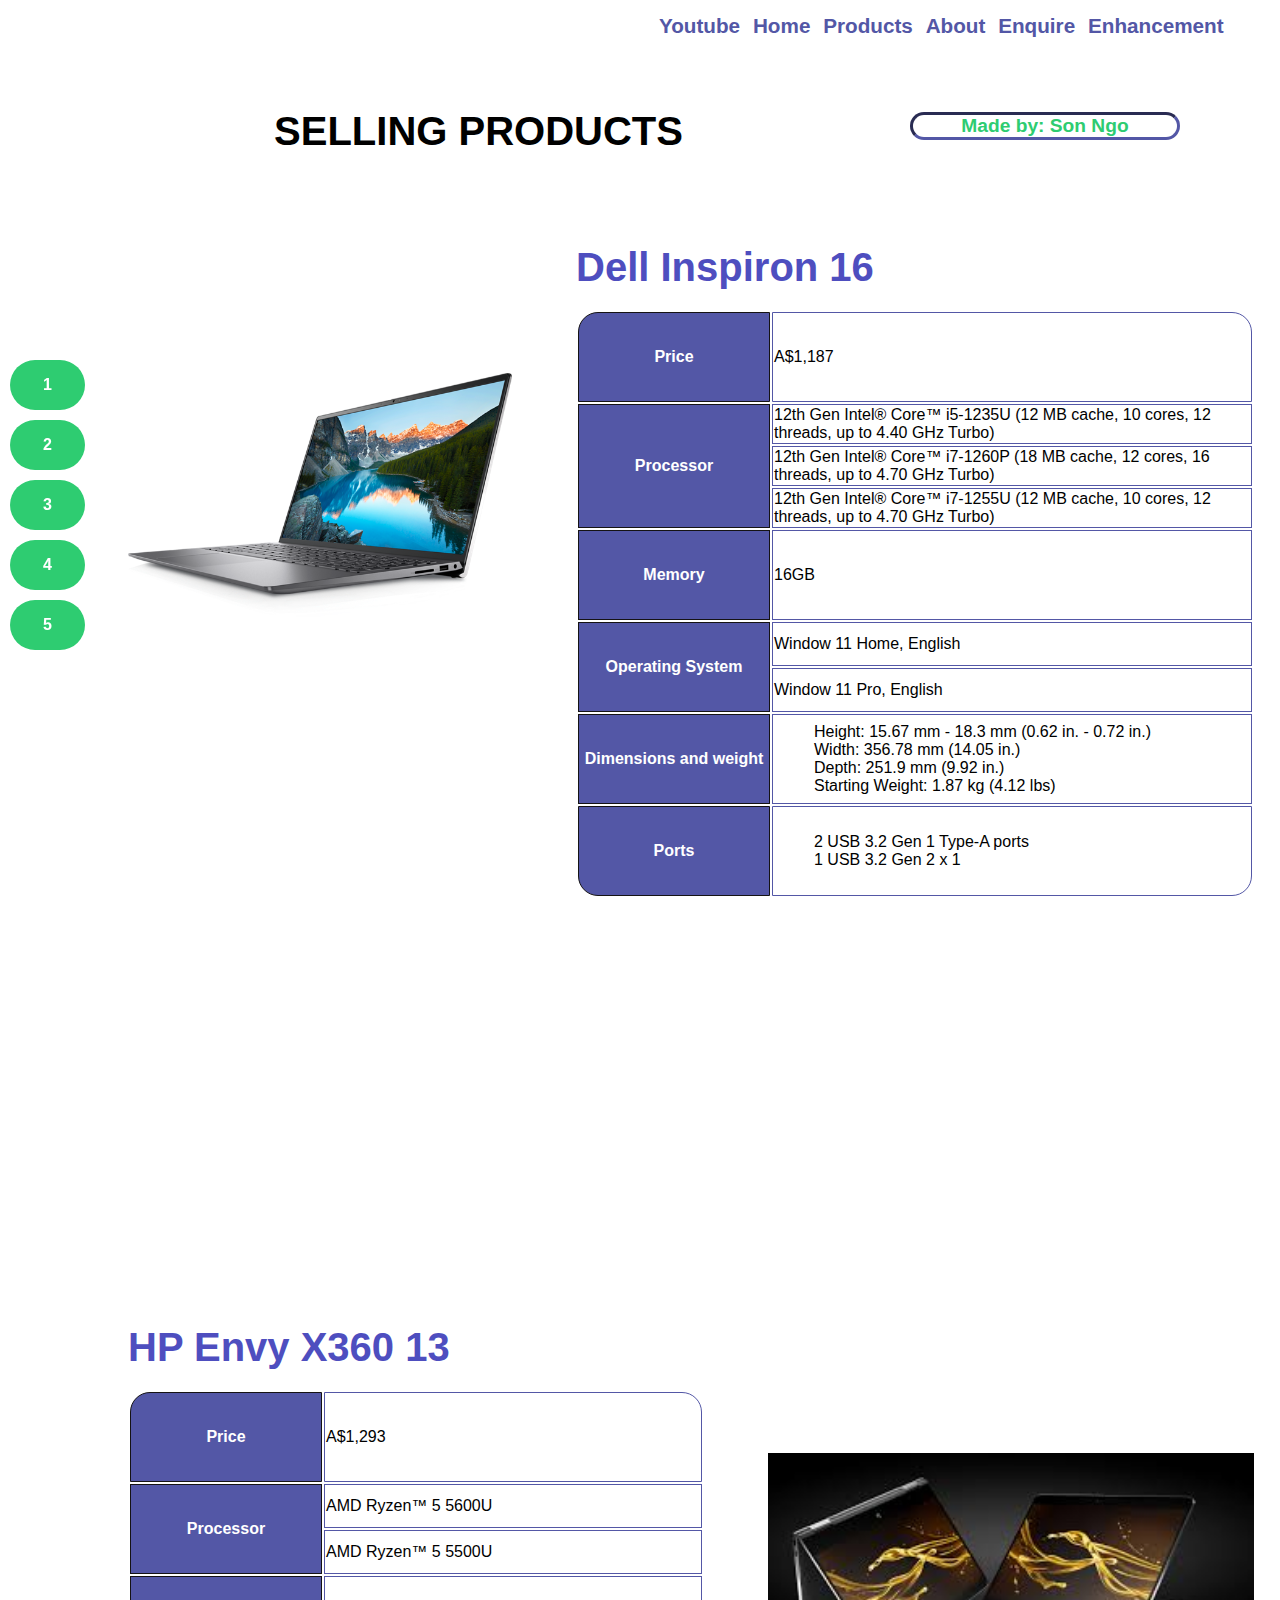
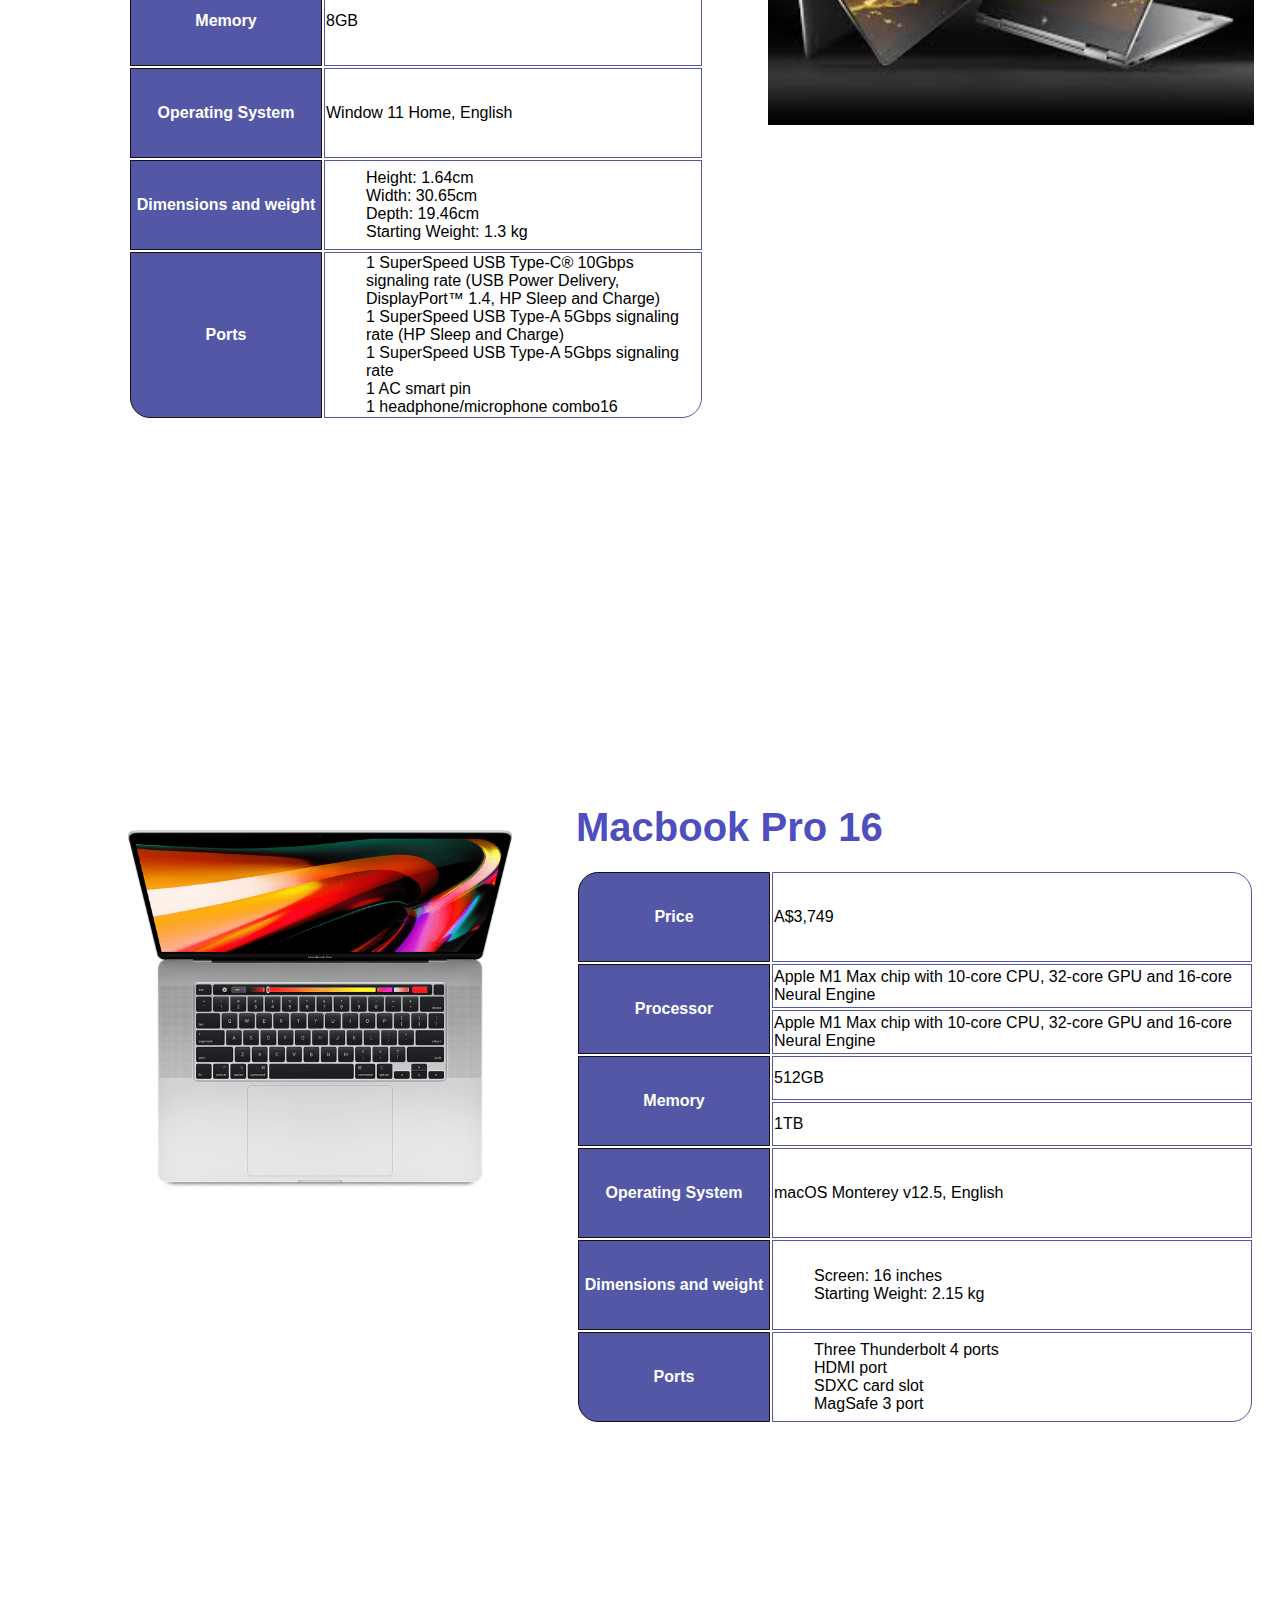
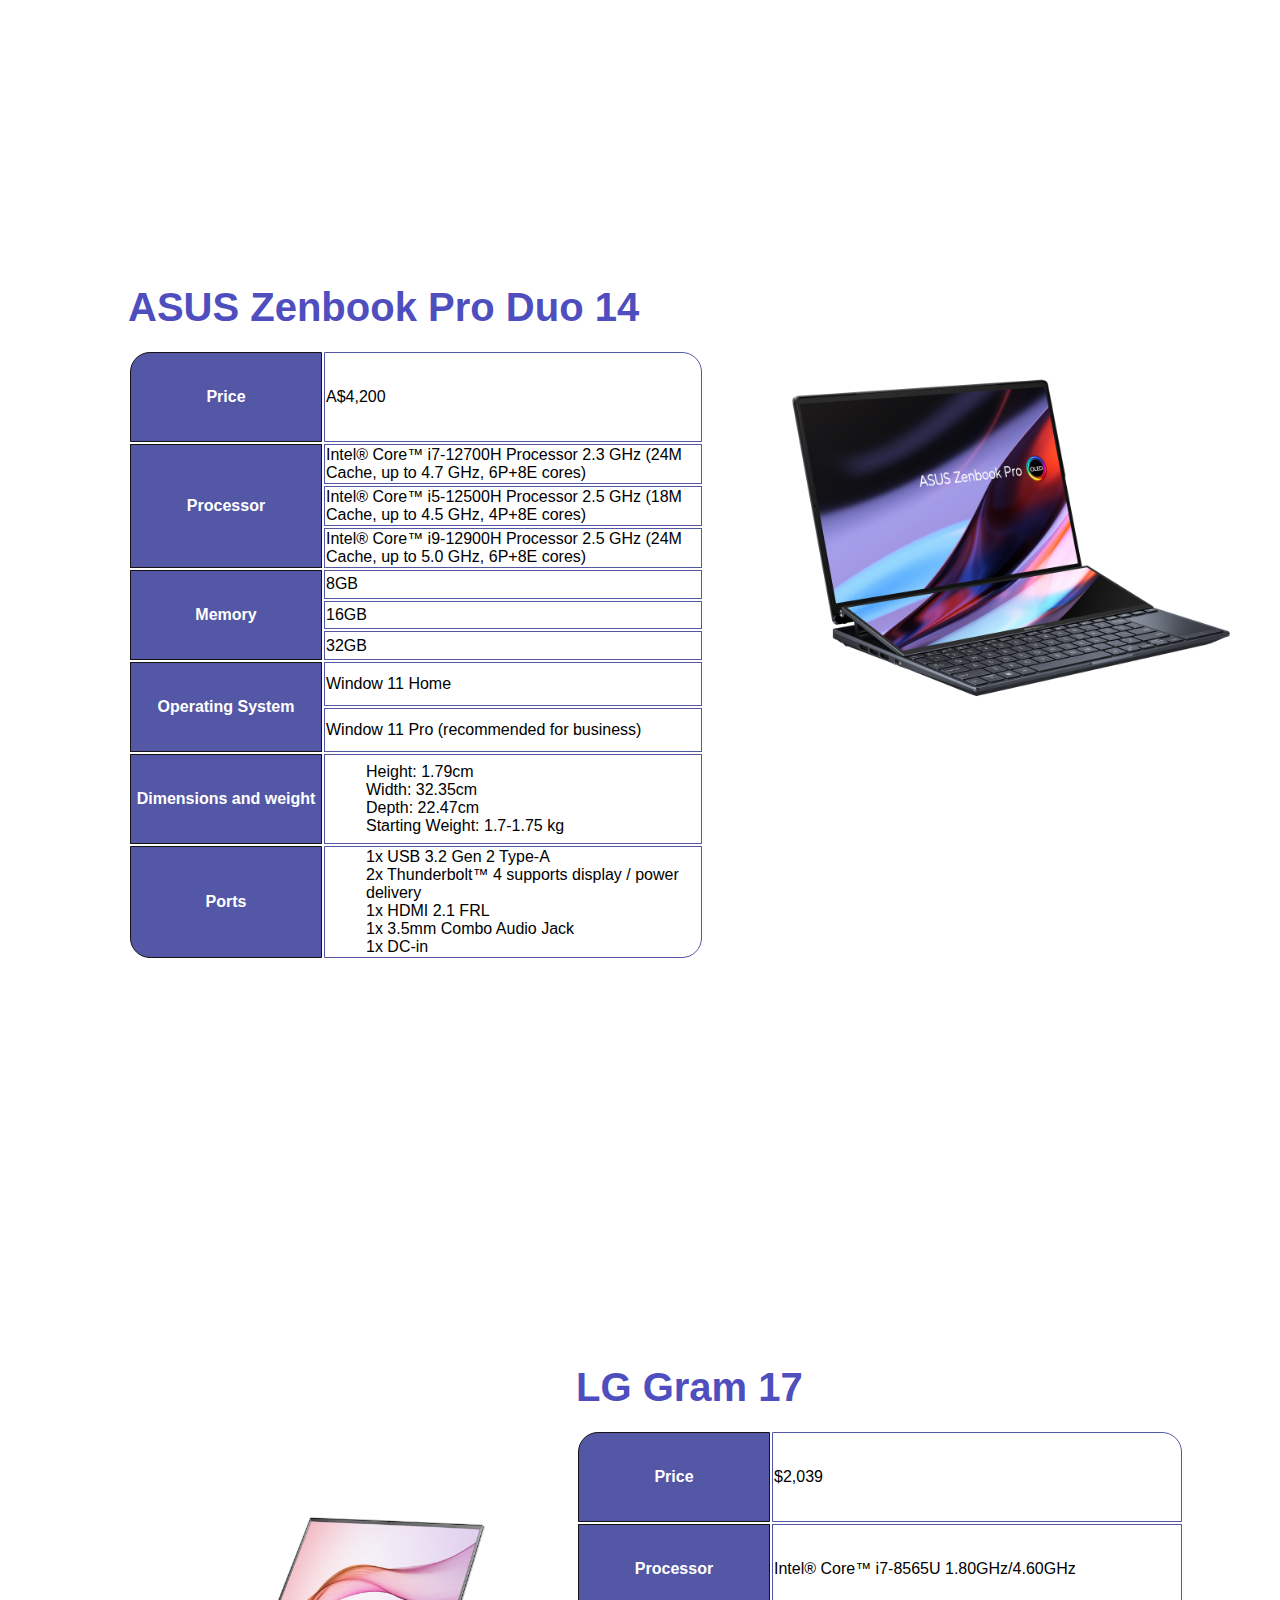
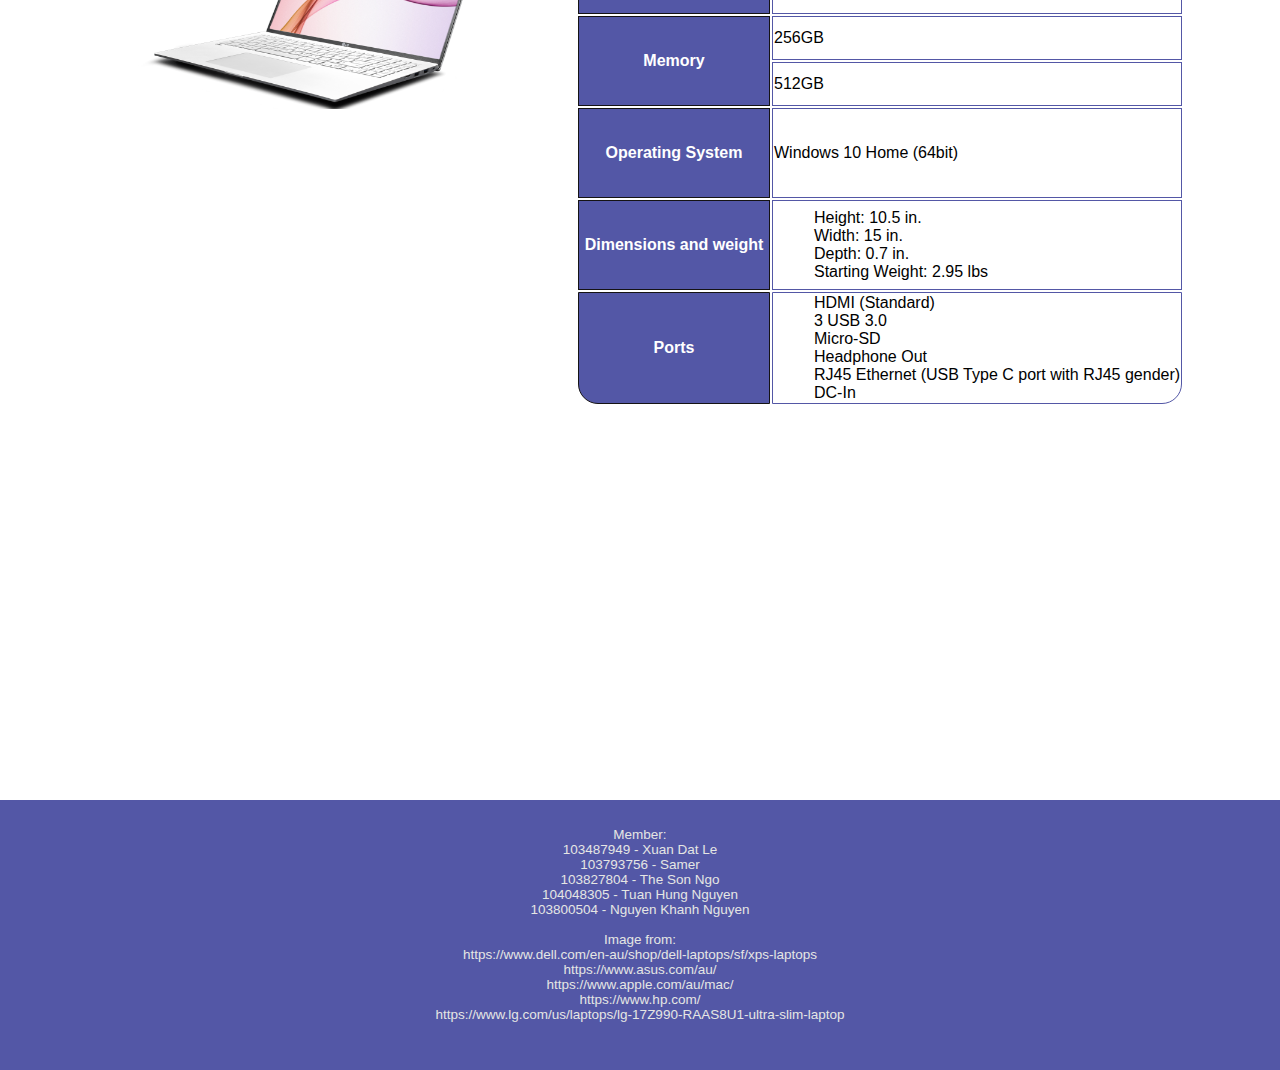
<file: assign1/product.html>
<!DOCTYPE html>
<html lang="en">
<head>
    <meta charset="UTF-8">
    <meta http-equiv="X-UA-Compatible" content="IE=edge">
    <meta name="viewport" content="width=device-width, initial-scale=1.0">
	<link rel="stylesheet" type="text/css" href="./css/style.css">
    <title>Document</title>
</head>
<body>
    <header>
		<nav>         
			<p><a class="help" href="./enhancements.html">Enhancement</a></p>
			<p><a href="enquire.html">Enquire</a></p>
            <p><a href="about.html">About</a></p>
            <p><a href="product.html">Products</a></p>     
            <p><a href="index.html">Home</a></p>
			<p><a href="https://youtu.be/XH0w9a2pGkY">Youtube</a></p>
		</nav>
	</header>  
    <section class="headingproduct">
        <h1>Selling Products</h1>
        <aside> 
            <h3>Made by: Son Ngo</h3>
        </aside>
    </section>
    <article id = "productsspec">
        <div class ="productbutton">
            <span><a href="#dell" >1</a></span>
            <span><a href="#hp" >2</a></span>
            <span><a href="#mac" >3</a></span>
            <span><a href="#asus" >4</a></span>
            <span><a href="#lg" >5</a></span>
        </div>
        <section class="leftimg" id="dell">
            <img src="images/Dell_Inspiron.png" alt="Dell Inspiron 16">
            <div class="product_table">
                <h2 class="Product_name">Dell Inspiron 16</h2>
                <table>
                    <tr>
                        <th class="needradius1">Price</th>
                        <td class="needradius2">A$1,187</td>
                    </tr>
                    <tr>
                        <th rowspan="3">Processor</th>
                        <td>12th Gen Intel® Core™ i5-1235U (12 MB cache, 10 cores, 12 threads, up to 4.40 GHz Turbo)</td>
                    </tr>
                    <tr>
                        <td>12th Gen Intel® Core™ i7-1260P (18 MB cache, 12 cores, 16 threads, up to 4.70 GHz Turbo)</td>
                    </tr>
                    <tr>
                        <td>12th Gen Intel® Core™ i7-1255U (12 MB cache, 10 cores, 12 threads, up to 4.70 GHz Turbo)</td>
                    </tr>
                    <tr>
                        <th>Memory</th>
                        <td>16GB</td>
                    </tr>
                    <tr>
                        <th rowspan="2">Operating System</th>
                        <td>Window 11 Home, English</td>
                    </tr>
                    <tr>
                        <td>Window 11 Pro, English</td>
                    </tr>
                    <tr>
                        <th>Dimensions and weight</th>
                        <td>
                            <ol>
                                <li>Height: 15.67 mm - 18.3 mm (0.62 in. - 0.72 in.)</li>
                                <li>Width: 356.78 mm (14.05 in.)</li>
                                <li>Depth: 251.9 mm (9.92 in.)</li>
                                <li>Starting Weight: 1.87 kg (4.12 lbs)</li>
                            </ol>
                        </td>
                    </tr>
                    <tr>
                        <th class="needradius3">Ports</th>
                        <td class="needradius4">
                            <ul>
                                <li>2 USB 3.2 Gen 1 Type-A ports</li>
                                <li>1 USB 3.2 Gen 2 x 1</li>
                            </ul>
                        </td>
                    </tr>
                </table>
            </div>
    </section>
    <section class="rightimg" id="hp">
        <img src="images/hp.jpeg" alt="HP envy X36013">
            <div class="product_table">
                <h2 class="Other_Product_name">HP Envy X360 13</h2>
                <table>
                    <tr>
                        <th class="needradius1">Price</th>
                        <td class="needradius2">A$1,293</td>
                    </tr>
                    <tr>
                        <th rowspan="2" class="white">Processor</th>
                        <td class="white">AMD Ryzen™ 5 5600U</td>
                    </tr>
                    <tr>
                        <td class="white">AMD Ryzen™ 5 5500U</td>
                    </tr>
                    <tr>
                        <th class="white">Memory</th>
                        <td class="white">8GB</td>
                    </tr>
                    <tr>
                        <th class="white">Operating System</th>
                        <td class="white">Window 11 Home, English</td>
                    </tr>
                    <tr>
                        <th class="white">Dimensions and weight</th>
                        <td class="white">
                            <ol>
                                <li>Height: 1.64cm</li>
                                <li>Width: 30.65cm</li>
                                <li>Depth: 19.46cm</li>
                                <li>Starting Weight: 1.3 kg </li>
                            </ol>
                        </td>
                    </tr>
                    <tr>
                        <th class="needradius3">Ports</th>
                        <td class="needradius4">
                            <ul>
                                <li>1 SuperSpeed USB Type-C® 10Gbps signaling rate (USB Power Delivery, DisplayPort™ 1.4, HP Sleep and Charge)</li>
                                <li>1 SuperSpeed USB Type-A 5Gbps signaling rate (HP Sleep and Charge)</li>
                                <li>1 SuperSpeed USB Type-A 5Gbps signaling rate</li>
                                <li>1 AC smart pin</li>
                                <li>1 headphone/microphone combo16</li>
                            </ul>
                        </td>
                    </tr>
                </table>
            </div>
    </section>    
    <section class="leftimg" id="mac">
        <img src="images/macbook(1).png" id="macimg" alt="mac" >
        <div  class="product_table">
            <h2  class="Product_name">Macbook Pro 16</h2>
            <table>
                <tr>
                    <th class="needradius1">Price</th>
                    <td class="needradius2">A$3,749</td>
                </tr>
                <tr>
                    <th rowspan="2">Processor</th>
                    <td>Apple M1 Max chip with 10-core CPU, 32-core GPU and 16-core Neural Engine</td>
                </tr>
                <tr>
                    <td>Apple M1 Max chip with 10-core CPU, 32-core GPU and 16-core Neural Engine</td>
                </tr>
                <tr>
                    <th rowspan="2">Memory</th>
                    <td>512GB</td>
                </tr>
                <tr>
                    <td>1TB</td>
                </tr>
                <tr>
                    <th>Operating System</th>
                    <td>macOS Monterey v12.5, English</td>
                </tr>
                <tr>
                    <th>Dimensions and weight</th>
                    <td>
                        <ol>
                            <li>Screen: 16 inches</li>
                            <li>Starting Weight: 2.15 kg</li>
                        </ol>
                    </td>
                </tr>
                <tr>
                    <th class="needradius3">Ports</th>
                    <td class="needradius4">
                        <ul>
                            <li>Three Thunderbolt 4 ports</li>
                            <li>HDMI port</li>
                            <li>SDXC card slot</li>
                            <li>MagSafe 3 port</li>
                        </ul>
                    </td>
                </tr>
            </table>
        </div>
    </section>
    <section class="rightimg" id="asus">
        <img src="images/asus.png" alt="ASUS Zenbook" id="asusimg">
        <div class="product_table">
            <h2 class="Other_Product_name">ASUS Zenbook Pro Duo 14</h2>
            <table id="other_table2">
                <tr>
                    <th class="needradius1">Price</th>
                    <td class="needradius2">A$4,200</td>
                </tr>
                <tr>
                    <th rowspan="3" class="white">Processor</th>
                    <td class="white">Intel® Core™ i7-12700H Processor 2.3 GHz (24M Cache, up to 4.7 GHz, 6P+8E cores)</td>
                </tr>
                <tr>
                    <td class="white">Intel® Core™ i5-12500H Processor 2.5 GHz (18M Cache, up to 4.5 GHz, 4P+8E cores)</td>
                </tr>
                <tr>
                    <td class="white">Intel® Core™ i9-12900H Processor 2.5 GHz (24M Cache, up to 5.0 GHz, 6P+8E cores)</td>
                </tr>
                <tr>
                    <th rowspan="3" class="white">Memory</th>
                    <td class="white">8GB</td>
                </tr>
                <tr>
                    <td class="white">16GB</td>
                </tr>
                <tr>
                    <td class="white">32GB</td>
                </tr>
                <tr>
                    <th rowspan="2" class="white">Operating System</th>
                    <td class="white">Window 11 Home</td>
                </tr>
                <tr>
                    <td class="white">Window 11 Pro (recommended for business)</td>
                </tr>
                <tr>
                    <th class="white">Dimensions and weight</th>
                    <td class="white">
                        <ol>
                            <li>Height: 1.79cm</li>
                            <li>Width: 32.35cm</li>
                            <li>Depth: 22.47cm</li>
                            <li>Starting Weight: 1.7-1.75 kg</li>
                        </ol>
                    </td>
                </tr>
                <tr>
                    <th class="needradius3">Ports</th>
                    <td class="needradius4">
                        <ul>
                            <li>1x USB 3.2 Gen 2 Type-A</li>
                            <li>2x Thunderbolt™ 4 supports display / power delivery</li>
                            <li>1x HDMI 2.1 FRL</li>
                            <li>1x 3.5mm Combo Audio Jack</li>
                            <li>1x DC-in</li>
                            
                        </ul>
                    </td>
                </tr>
            </table>
        </div>
    </section>
    <section class="leftimg" id="lg">
        <img src="images/lg-gram-17.webp" alt="LG Gram 17">
        <div class="product_table"> 
            <h2 class="Product_name">LG Gram 17</h2>
            <table> 
                <tr>
                    <th class="needradius1">Price</th>
                    <td class="needradius2">$2,039</td>
                </tr>
                <tr>
                    <th>Processor</th>
                    <td>Intel® Core™ i7-8565U 1.80GHz/4.60GHz</td>
                </tr>
                <tr>
                    <th rowspan="2">Memory</th>
                    <td>256GB</td>
                </tr>
                <tr>
                    <td>512GB</td>
                </tr>
                <tr>
                    <th>Operating System</th>
                    <td>Windows 10 Home (64bit)</td>
                </tr>
                <tr>
                    <th>Dimensions and weight</th>
                    <td>
                        <ol>
                            <li>Height: 10.5 in.</li>
                            <li>Width: 15 in.</li>
                            <li>Depth: 0.7 in.</li>
                            <li>Starting Weight: 2.95 lbs</li>
                        </ol>
                    </td>
                </tr>
                <tr>
                    <th class="needradius3">Ports</th>
                    <td class="needradius4">
                        <ul>
                            <li>HDMI (Standard)</li>
                            <li>3 USB 3.0</li>
                            <li>Micro-SD</li>
                            <li>Headphone Out</li>
                            <li>RJ45 Ethernet (USB Type C port with RJ45 gender)</li>
                            <li>DC-In</li>
                        </ul>
                    </td>
                </tr>
            </table>    
        </div>    
    </section>

    </article>
    <footer>
        <div class = "footer1">
            <a class = "footer">Member:</a>
            <br>
            <a class = "footer" href="mailto:103487949@student.swin.edu.au">103487949 - Xuan Dat Le</a>
            <br>
            <a class = "footer" href="mailto:103793756@student.swin.edu.au">103793756 - Samer</a>
            <br>
            <a class = "footer" href="mailto:103827804@student.swin.edu.au">103827804 - The Son Ngo</a>
            <br>
            <a class = "footer" href="mailto:104048305@student.swin.edu.au">104048305 - Tuan Hung Nguyen</a>
            <br>
            <a class = "footer" href="mailto:103800504@student.swin.edu.au">103800504 - Nguyen Khanh Nguyen</a>
            <br> 
            <br>
            <a>Image from:</a>
            <br>
            <a>https://www.dell.com/en-au/shop/dell-laptops/sf/xps-laptops</a> 
            <br>
            <a>https://www.asus.com/au/</a> 
            <br>
            <a>https://www.apple.com/au/mac/</a>
            <br>
            <a>https://www.hp.com/</a>
            <br>
            <a>https://www.lg.com/us/laptops/lg-17Z990-RAAS8U1-ultra-slim-laptop</a>
		</div>
    </footer>
</body>
</html>
</file>
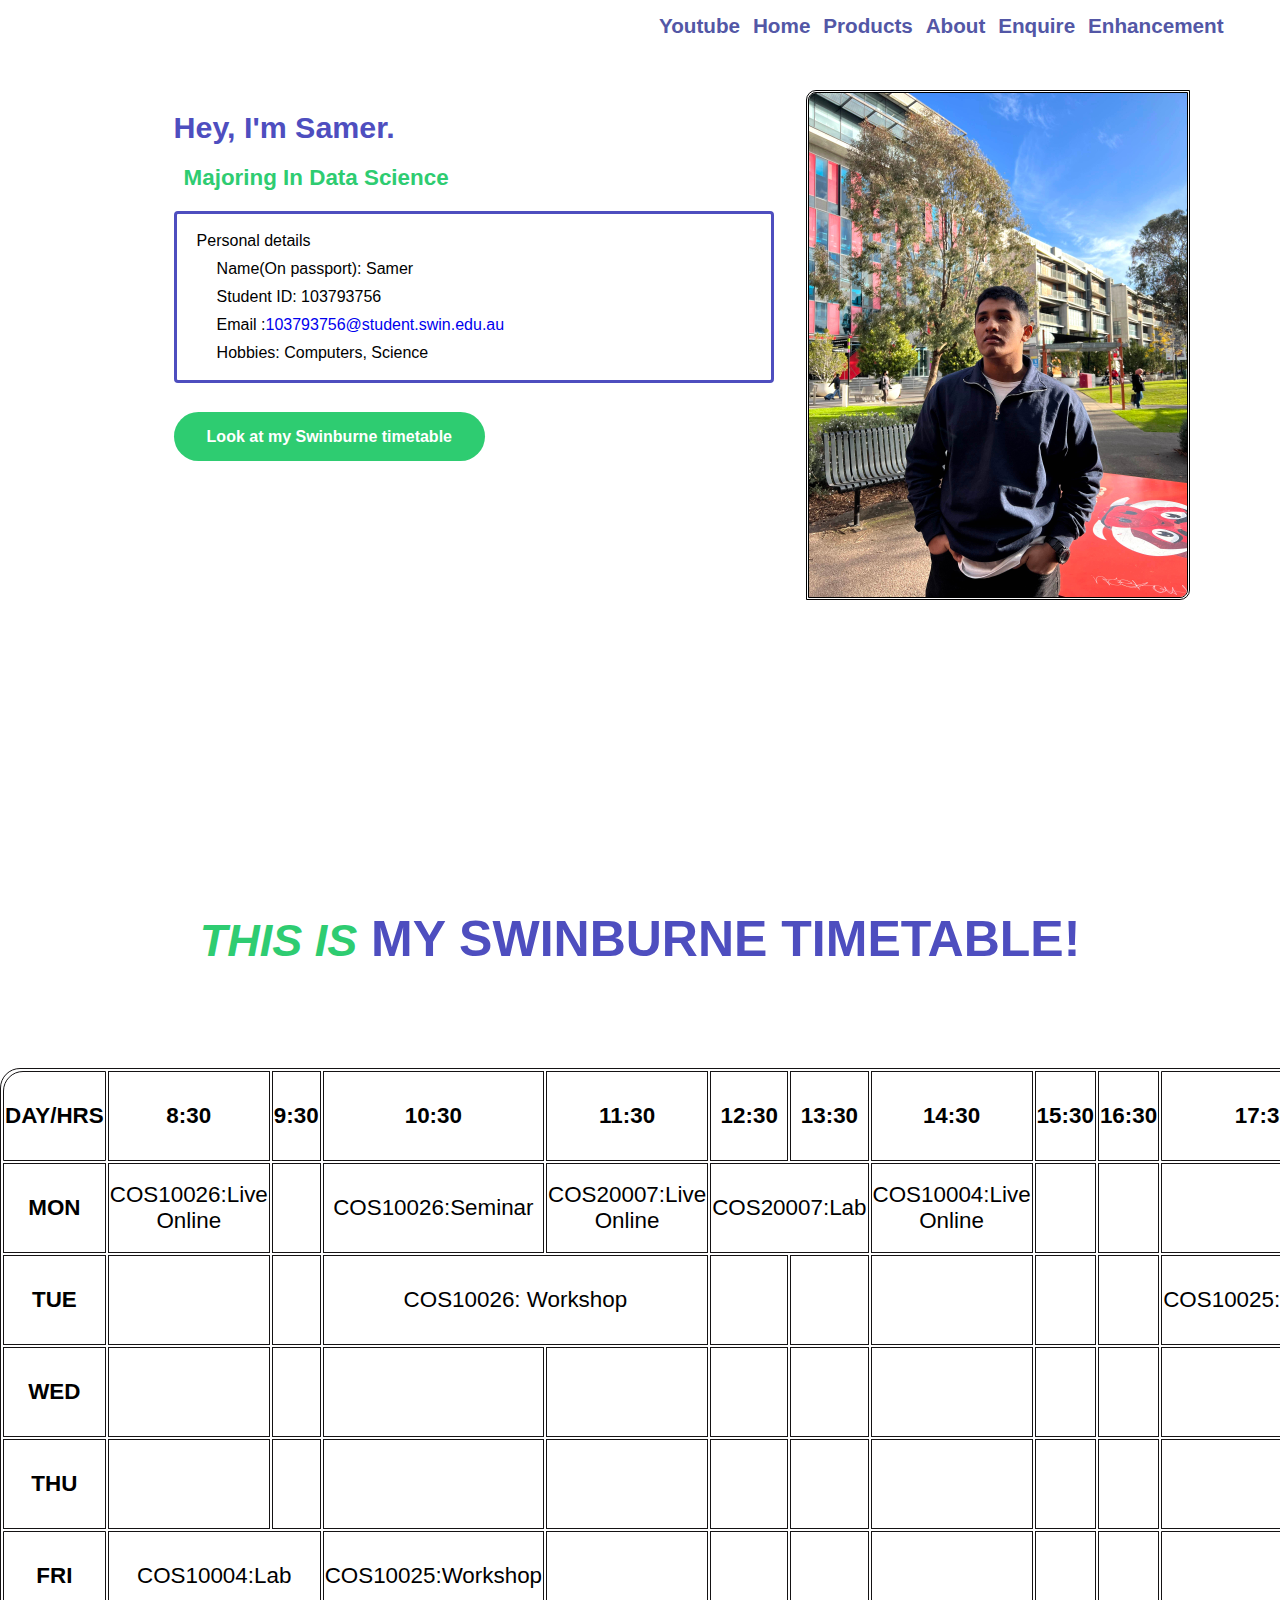
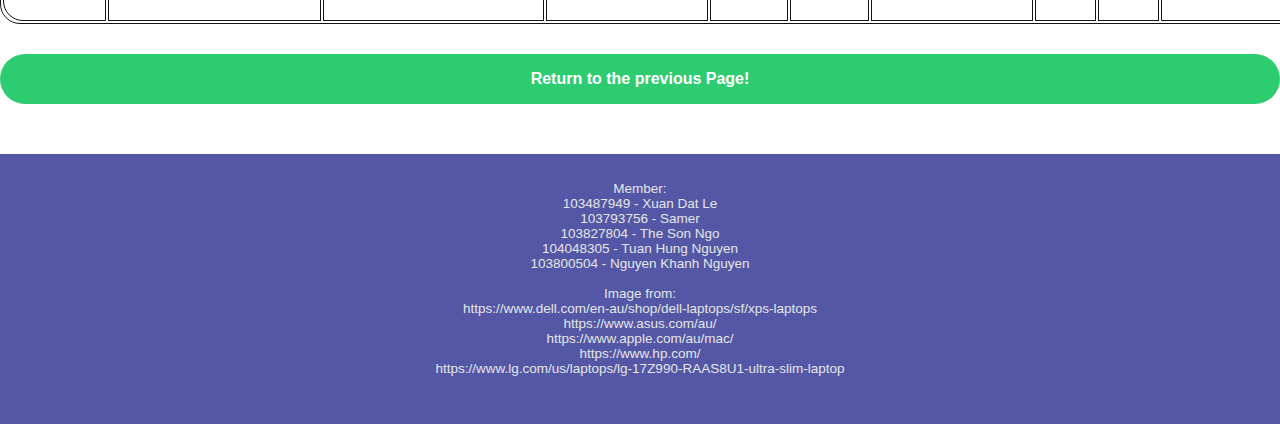
<file: assign1/samer.html>
<!DOCTYPE html>
<html lang="en">
<head>
	<meta charset="utf-8">
	<meta name="viewport" content="width=device-width, initial-scale=1">
	<title>Hey, I'm Samer.</title>
	<link rel="stylesheet" type="text/css" href="./css/style.css">
</head>
<body>
	<header>
		<nav>         
			<p><a class="help" href="./enhancements.html">Enhancement</a></p>
			<p><a href="enquire.html">Enquire</a></p>
            <p><a href="about.html">About</a></p>
            <p><a href="product.html">Products</a></p>     
            <p><a href="index.html">Home</a></p>
			<p><a href="https://youtu.be/XH0w9a2pGkY">Youtube</a></p>
		</nav>
	</header>
	<section class = "aboutpage">
		<figure>
			<img src="./images/Samer.jpg" alt="img">
		</figure>
			<div class="personaldetail">
				<h1>Hey, I'm Samer.</h1>
				<h5>Majoring in <span class="name">Data Science</span></h5>
				<dl>
					<dt>Personal details</dt>
					<dd>Name(On passport): Samer</dd>
					<dd>Student ID: 103793756</dd>
					<dd>Email :<a href = "mailto:103793756@student.swin.edu.au" target="_blank">103793756@student.swin.edu.au</a></dd>
					<dd>Hobbies: Computers, Science </dd>
				</dl>
				<a href="#swtb" class="btn">Look at my Swinburne timetable</a>
			</div>
		</section>


	<section class="ttble" id="table_1">
		<h1 id = "swtb" class ="swtb"><span id="ti">THIS IS</span> MY SWINBURNE TIMETABLE!</h1>
			<div class="time">
					<table class="center">
						<thead>
							<tr>
								<th id = "neededradius1" >DAY/HRS</th>
								<th>8:30</th>
								<th>9:30</th>
								<th>10:30</th>
								<th>11:30</th>
								<th>12:30</th>
								<th>13:30</th>
								<th>14:30</th>
								<th>15:30</th>
								<th>16:30</th>
								<th id = "neededradius2">17:30</th>
							</tr>
						</thead>
						<tbody>
							<tr>
								<th>MON</th>
								<td class="cos10026">COS10026:Live Online</td>
								<td></td>
								<td class="cos10026">COS10026:Seminar</td>
								<td class="cos20007">COS20007:Live Online</td>					
								<td class="cos20007" colspan="2">COS20007:Lab</td>
								<td class="cos10004">COS10004:Live Online</td>
								<td></td>
								<td></td>
								<td></td>
							</tr>
							<tr>
								<th>TUE</th>
								<td></td>
								<td></td>
								<td class="cos10026" colspan="2">COS10026: Workshop</td><td></td>
								<td></td>
								<td></td>
								<td></td>
								
								<td></td>
							<td class="cos10025">COS10025:Seminar</td></tr>
							<tr>
								<th>WED</th>
								<td></td>
								<td></td>
								<td></td>
								<td></td>
								<td></td>
								<td></td>
								<td></td>
							<td></td><td></td><td></td></tr>
							<tr>
								<th>THU</th>
								<td></td>
								<td></td>
								<td></td>
								<td></td>
								<td></td>
								<td></td>
								<td></td>
								<td></td>
								<td></td>
								<td></td>
							</tr>
							<tr>
								<th id="neededradius3">FRI</th>
								<td class="cos10004" colspan="2">COS10004:Lab</td>
								<td class="cos10025">COS10025:Workshop</td>
								<td></td>
								<td></td>
								<td></td>
								<td></td>
								<td></td>	
								<td></td>	
								<td id="neededradius4"></td>	
							</tr>
						</tbody>
						
					</table>
					<a href="about.html" class="btn" id="ret">Return to the previous Page!</a>
			</div>
	</section>
	<footer>
        <div class = "footer1">
            <a class = "footer">Member:</a>
            <br>
            <a class = "footer" href="mailto:103487949@student.swin.edu.au">103487949 - Xuan Dat Le</a>
            <br>
            <a class = "footer" href="mailto:103793756@student.swin.edu.au">103793756 - Samer</a>
            <br>
            <a class = "footer" href="mailto:103827804@student.swin.edu.au">103827804 - The Son Ngo</a>
            <br>
            <a class = "footer" href="mailto:104048305@student.swin.edu.au">104048305 - Tuan Hung Nguyen</a>
            <br>
            <a class = "footer" href="mailto:103800504@student.swin.edu.au">103800504 - Nguyen Khanh Nguyen</a>
            <br> 
            <br>
            <a>Image from:</a>
            <br>
            <a>https://www.dell.com/en-au/shop/dell-laptops/sf/xps-laptops</a> 
            <br>
            <a>https://www.asus.com/au/</a> 
            <br>
            <a>https://www.apple.com/au/mac/</a>
            <br>
            <a>https://www.hp.com/</a>
            <br>
            <a>https://www.lg.com/us/laptops/lg-17Z990-RAAS8U1-ultra-slim-laptop</a>
		</div>
    </footer>
</html>
</file>
<file: assign1/css/style.css>
/* 
filename: "style.css"
author: "Tuan Hung Nguyen"
created: "dont remember"
last modified: "06/04/2022"
description: "contains styling information for all 4 pages"
Purpose: to style pages
*/
/*Delete unneeded space*/
*{
    margin: 0px 0px 0px 0px;
    box-sizing: border-box;
    font-family: "Rubik",sans-serif;
    text-decoration: none;
	list-style: none;
}
/*Navigation Bar*/
nav{
    width: 100%;
    height: auto;
    position: fixed;
    z-index: 9999;
    overflow: hidden;
    background-color: #FFFFFF;
    display: inline-block;
    
}
nav a {
    float: right;
    color: rgb(83, 87, 166);
    padding: 1.5vh 0.5vw 1.5vh 0.5vw;
    text-align: center;
    text-decoration: none;
    font-size: 2.3vmin;
    font-family: "Rubik",sans-serif; 
    font-weight: 500;
    font-weight: bold;  
}
/*Crete right margin*/
nav .help{
    margin-right: 50px;
}
/*Hovered Button*/
nav a:hover {
    color: #fbfbf2;
    background-color: rgb(83, 87, 166);
    display: block;
    text-align: center; 
    transition: all .35s;
    border-radius: 15px;
}

/*Section and Animation*/
section .Homepagebanner{
    position:relative;
    z-index: 3;
    height: 100vh;
}
/*Stacked banner*/
 .banner2 , .banner4, .banner5{
    height: 100vh;
    width: 100%;
    position: absolute;
    left: 0;
    top: 0;
    overflow: hidden;
}
.banner1{
    height: 100vh;
    width: 100%;
    position: relative;
    left: 0;
    top: 0;
    overflow: hidden;
}
.bannerimg{
    width: 230%;
    position: absolute;
    top: 40%;
    left: 50%;
    transform: translate(-50%, -50%);
    animation: zoom-out 6s linear infinite;
}
/*Zoom out animation*/
@keyframes zoom-out{
    100%{
        width: 220%;
    }
}
/*Changing slide animation*/
.banner1 {
    animation: slide1 24s linear infinite;
}
.banner2{
    animation: slide2 24s linear infinite;
}
.banner4{
    animation: slide4 24s linear infinite;
}
.banner5{
    animation: slide5 24s linear infinite;
}
@keyframes slide1{
    0%{
        visibility: visible;
    }
    25%{
        visibility: hidden;
    }
    50%{
        visibility: hidden;
    }
    75%{
        visibility: hidden;
    }
    100%{
        visibility: hidden;
    }
}
@keyframes slide2{
    0%{
        visibility: hidden;
    }
    25%{
        visibility: hidden
    }
    50%{
        visibility: visible;
    }
    75%{
        visibility: hidden;
    }
    100%{
        visibility: hidden;
    }
}
@keyframes slide4{  
    0%{
        visibility: hidden;
    }
    25%{
        visibility: hidden;
    }
    50%{
        visibility: hidden;
    }
    75%{
        visibility: visible;
    }
    100%{
        visibility: hidden;
    }
}
@keyframes slide5{
    0%{
        visibility: hidden;
    }
    25%{
        visibility: hidden;
    }
    50%{
        visibility: hidden;
    }
    75%{
        visibility: hidden;
    }
    100%{
        visibility: visible;
    }
}
/*aside text-box for homepage and about*/
.text-box h5{
	font-size: 140%;
	text-transform: capitalize;
	margin-bottom: 20px;
}

.text-box{
    width: 30%; 
    position: relative;
    top: 20%;
    left: 3vw;
    color: white;
    font-family: "Rubik",sans-serif;
    animation: textup 24s linear infinite;  
}
.text-box h1{
    margin-bottom: 10%;
    text-transform: capitalize;
	font-size: 250%;
	margin-bottom: 20px;
    color: #4E4EBF;
}
.text-box p{
    font-size: 120%;
    text-align: center;
    line-height:120%;
    border: 3px solid #4E4EBF;
    padding: 13px 20px;
}
/*Special button for homepage and aboutpage*/
.wrapper{
    position: absolute;
    top: 80%;
    left: 50vw;
    transform: translate(-50%, -50%);
  }
  
  .link_wrapper{
    position: relative;
  }
  
  .link_wrapper a{
    display: block;
    width: 250px;
    height: 50px;
    line-height: 45px;
    font-weight: bold;
    text-decoration: none;
    background: rgb(83, 87, 166);
    text-align: center;
    color: #fff;
    text-transform: uppercase;
    letter-spacing: 1px;
    border: 3px solid rgb(83, 87, 166);
    transition: all .35s;
  }
  
  .icon{
    width: 50px;
    height: 50px;
    border: 3px solid transparent;
    position: absolute;
    transform: rotate(45deg);
    right: 0;
    top: 0;
    z-index: -1;
    transition: all .35s;
  }
  
  .icon svg{
    width: 30px;
    position: absolute;
    top: calc(50% - 15px);
    left: calc(50% - 15px);
    transform: rotate(-45deg);
    fill: #2ecc71;
    transition: all .35s;
  }
  
  .link_wrapper a:hover{
    width: 200px;
    border: 3px solid #2ecc71;
    background: transparent;
    color: #2ecc71;
  }
  
  .link_wrapper a:hover + .icon{
    border: 3px solid #2ecc71;
    right: -25%;
  }


/*alternate picture of laptop and lady and short information of homepage*/
.black {
    height: 100vh;
    
}

.black .text{
    float: left;
    width: 30%;
    text-align: center;
    margin-left: 5%;
    margin-top: 10%;
    font-size: 140%;
}
.black img{
    float: right;
    width: 60%;
}
.whitehomepage{
    height: 100vh;
}
.whitehomepage .text{
    float: right;
    width: 30%;
    text-align: center;
    margin-right: 5%;
    margin-top: 10%;
    font-size: 140%;
}
.whitehomepage img{
    float: left;
    width: 60%;
}  
/*Footer*/
footer{
    background-color: rgb(83, 87, 166);
    width: 100%;
    z-index: 99;
    height:30vh;
    padding: 0px 20px 5px 20px;
}
.footer1{
    color: #e5e6e4;
    text-align: center;
    padding: 3vh 0.5vw; 
    font-size: 1.5vmin;
    text-decoration: none;
}
footer .footer{
    color: #e5e6e4;
    text-align: center;
    padding: 1vh 0.5vw; 
    font-size: 1.5vmin;
    text-decoration: none;
}
/*responsive for homepage*/
@media screen and (max-width: 1530px){
    .Homepagebanner{
        position:relative;
        z-index: 3;
    }
}
@media screen and (max-width: 1300px){
    .black {
        height: 80vh;
    }
    .text-box{
        width: 30%; 
        top: 30%;
        left: 3vw;
    }
    .text-box h1{
        margin-bottom: 10%;
        font-size: 200%;
    }
    .text-box h5{
        font-size: 112%;
    }
    .text-box p{
        font-size: 96%;
        line-height:120%;
    }
    .Homepagebanner{
        height: 80vh;
    }
    .banner1, .banner2 , .banner4, .banner5{
        height: 80vh;
    }
}
@media screen and (max-width: 1000px){
    .text-box{
        top: 24%;
        left: 2.4vw;
    }
    .text-box h1{
        margin-bottom: 6%;
        font-size: 160%;
    }
    .text-box h5{
        margin-bottom: 2%;
        font-size: 89.6%;
    }
    .text-box p{
        font-size: 76.8%;
        line-height:96%;
    }
    .black {
        height: 60vh;
    }
    .black img{
        width: 60%;
    }
    .Homepagebanner{
        height: 60vh;
    }
    .banner1, .banner2 , .banner4, .banner5{
        height: 60vh;
    }
    .black .text{
        font-size: 110%;
    }
    .white .text{
        font-size: 110%;
    }
    .text-box h1{
        font-size: 2.3vmin;
    }
    .text-box p{
        font-size: 2vmin;
    }
}
@media screen and (max-width: 800px){
    .text-box{
        top: 19.2%;
        left: 1.92vw;
    }
    .text-box h1{
        margin-bottom: 6.4%;
        font-size: 128%;
    }
    .text-box h5{
        font-size: 71.68%;
    }
    .text-box p{
        font-size: 61.44%;
        line-height:76.8%;
    }
    .wrapper{
        top: 80%;
      }
    .link_wrapper a{
        display: block;
        font-size: 12px;
        width: 175px;
        height: 35px;
        line-height: 31.5px;
        font-weight: bold;
        text-decoration: none;
        background: rgb(83, 87, 166);
        text-align: center;
        color: #fff;
        text-transform: uppercase;
        letter-spacing: 0.7px;
        border: 2.1px solid;
        transition: all .35s;
      }
      
    .icon{
        width: 35px;
        height: 35px;
        border: 2.1px solid transparent;
        position: absolute;
        transform: rotate(45deg);
        right: 0;
        top: 0;
        z-index: -1;
        transition: all .35s;
      }
      
    .icon svg{
        width: 21px;
        position: absolute;
        top: calc(50% - 10.5px);
        left: calc(50% - 10.5px);
        transform: rotate(-45deg);
        fill: #2ecc71;
        transition: all .35s;
      }
      
    .link_wrapper a:hover{
        width: 140px;
        border: 2.1px solid #2ecc71;
        background: transparent;
        color: #2ecc71;
      }
      
    .link_wrapper a:hover + .icon{
        border: 2.1px solid #2ecc71;
        right: -25%;
      }
    .black {
        height: 48vh;
    }
    .black .text{
        font-size: 90%;
    }
    .white .text{
        font-size: 90%;
    }
    .Homepagebanner{
        height: 50vh;
    }
    .banner1, .banner2 , .banner4, .banner5{
        height: 50vh;
    }
}
@media screen and (max-width: 650px){
    .black {
        height: 35vh;
    }
}
@media screen and (max-width: 540px){
    .wrapper{
        top: 65%;
      }
      
}










/*Product.html part*/
.headingproduct{
    position: relative;
    padding: 100px;
    height: 7vh;
    width: 100%;
}
/*Big heading "Selling Product" of product page*/
.headingproduct h1{
    float: left;
    font-size: 250%;
    text-align: center;
    width: 75%;
    text-transform: uppercase;
    animation: color-change 2s linear infinite alternate-reverse;
    padding: 1vh 1vw 1vh 1vw;
    width: 70.1%;
}
/*name of author heading*/
.headingproduct h3{
    float: right;
    width: 25%;
    text-align: center;
    font-size: 120%;
    margin-top: 12px;
    border: rgb(83, 87, 166) inset 3px;
    border-radius: 20px;
    color: #2ecc71;
    animation: color-change2 2s linear infinite alternate-reverse;
}
/*color change animation*/
@keyframes color-change {
    0% {
        color: black;
    }
    100% {
        color: rgb(83, 87, 166);
    }
}
@keyframes color-change2 {
    0% {
        color: #2ecc71;
    }
    100% {
        color: rgb(83, 87, 166);
    }
}
/*set position for table and products*/
.leftimg{
    padding-top: 5vh;
    position: relative;
    height: 120vh;
}
.leftimg img{
    float: left;
    width: 40%;
    padding-left: 10%;
    padding-top: 10%;
}
.leftimg .product_table{
    float: right;
    width: 55%;
    padding-right: 2%;
}
/*left and right alternate for each product*/
.rightimg{
    padding-top: 5vh;
    position: relative;
    height: 120vh;
}
.rightimg img{
    float: right;
    width: 40%;
    padding-right: 2%;
    padding-top: 10%;
}
.rightimg .product_table{
    float: left;
    width: 55%;
    padding-left: 10%;
}
/*specific change for title and table of product*/
.product_table{
    font-size: 100%;
}
.product_table h2{
    text-transform: capitalize;
	font-size: 250%;
	margin-bottom: 20px;
    color: #4E4EBF;
}
.product_table th {
    background-color: rgb(83, 87, 166);
    color: white;
    border-collapse: collapse;
}
.product_table td{
    border:rgb(83, 87, 166) solid 1px;
}
.productbutton a:hover{
	background: #2ecc71;
	border: 2px solid #2ecc71;
	color: white;
}
.needradius1{
    border-radius: 20px 0px 0px 0px;
}
.needradius2{
    border-radius: 0px 20px 0px 0px;
}
.needradius3{
    border-radius: 0px 0px 0px 20px;
}
.needradius4{
    border-radius: 0px 0px 20px 0px;
} 
/*change position for unsuitable product*/
#macimg{
    padding-top: 25px;
}
#asusimg{
    padding-top: 10px;
}
/*navigation button for each product*/
.productbutton{
    position: fixed;
    z-index: 9999;
    padding-left: 10px;
    top: 40%;
}
.productbutton a{
    font-size: 100%;
    width: 100%;
	background: #2ecc71;
	color: white;
	text-decoration: none;
	border: 2px solid transparent;
	font-weight: bold;
	padding: 14px 31px;
	border-radius: 29px;
	transition: .5s;
    display: block;
    margin-bottom: 10px;
}
.productbutton a:hover{
	background: transparent;
	border: 2px solid #2ecc71;
	color: #2ecc71;
}
/*responsive for productspage*/
@media screen and (max-width: 900px){
    .productbutton a{
        font-size: 100%;
        width: 100%;
        display:inline;
        margin-bottom: 10px;
    }
    .productbutton a:hover{
        background-color: #FFFFFF;
        border: 2px solid #2ecc71;
        color: #2ecc71;
    }
    .productbutton{
        position: fixed;
        padding-left: 0px;
        top: 88%;
        left: 20%;

    }
    .leftimg img{
        padding-left: 2%;
    }
    .rightimg .product_table{
        padding-left: 0%;
    }
    .headingproduct h1{
        font-size: 175%;
    }
    .product_table{
        font-size: 70%;
    }
    .headingproduct h3{
        font-size: 84%;
    }
    .product_table h2{
        font-size: 175%;
    }
}
@media screen and (max-width: 700px){
    .productbutton{
        left: 17%;
    }
}
@media screen and (max-width: 600px){
    .productbutton{
        left: 15%;
    }
}
@media screen and (max-width: 500px){
    .productbutton{
        left: 10%;
    }
}

html{
	scroll-behavior: smooth; /* The scrolling feature when clicking the red button */
}

/* Main part design of the page */
/* Visit Ourteam part design */
.container{
    margin-top: 2%;
	margin-left: auto;
    margin-right: auto;
    margin-bottom: 3%;
	background: #FFFFFF;
}
/*"visit Our Team Members"*/
h1.heading{
	font-size: 60px;
	color: #4E4EBF;
	margin-bottom: 50px;
    text-align: center;
}
/*each member face image*/
.prof{
	height: auto;
	width: 15vw;
	margin-top: 30px;
	margin-right: 20px;
	margin-left: 20px;
	border-radius: 50%;
    
}
/*set green for "visit"*/
#bio{
	color: #2ecc71;
	font-style: italic;
    position: relative;
    margin-left: auto;
    margin-right: auto;

}
.profiles .profile{
	background: rgb(83, 87, 166);
	border: 2px solid transparent;   /* design the hover button */
	transition: .5s;
    height: 70vh;  
    width: 100%;
    border-radius: 20px;
    display: flex;
	flex-direction: column;
	align-items: center;
	justify-content: space-around;
}
/*position for member's vertical banner*/
.profiles{
    box-sizing: border-box;
    align-items: center;
    display: flex;
	justify-content: space-around;  
}
.profile h3{
    text-align: center;
	font-size: 38;
	text-transform: capitalize;
	text-decoration: none;
	font-weight: bold;
	color: #fbfbf2;
    
}
/*responsive for about page, adjust table, font*/
@media screen and (max-width: 1270px){
    .profiles{
        display:block;
        align-items: center;
    }
    .profiles .profile{
        width: 70%;
        margin: 0px auto 25px auto;
        border-radius: 20px;
    }
    #biotext1{
        padding-bottom: 0px;
        width: 300px;
        font-size: 16px;
        margin-top: 20px;
        text-align: center;
    }
    #biotext2{
        padding-bottom: 0px;
        width: 300px;
        font-size: 16px;
        margin-top: 20px;
        text-align: center;
    }
    #biotext3{
        padding-bottom: 0px;
        width: 300px;
        font-size: 16px;
        margin-top: 20px;
        text-align: center;
    }
    #biotext4{
        padding-bottom: 0px;
        width: 300px;
        font-size: 16px;
        margin-top: 20px;
        text-align: center;
    }
    #biotext5{
        padding-bottom: 0px;
        width: 300px;
        font-size: 16px;
        margin-top: 20px;
        text-align: center;
    }
}
.profiles .profile:hover{
	background: #2ecc71;
	border: 2px solid #2ecc71;
	cursor: pointer;
}
/*name of each team's member*/
.Team-profile{
	width: 200px;
	margin-top: 35px;
	font-size: 35px;
}
/*role of each team member*/
.profile h5{
    text-align: center;
	width: 200px;
	font-size: 19px;
	font-weight: 100;
	
	color: black;
	color: #fbfbf2;
}
/*each member discription*/
.profile p{
	padding-bottom: 20px;
	width: 200px;
	font-size: 16px;
	margin-top: 20px;
	text-align: center;
	color: #fbfbf2;
}

.profile a{
	text-decoration: none;
}


/*each member personal page*/
/* button that direct  user to timetable*/
.btn{
    font-size: 100%;
    width: 100%;
	background: #2ecc71;
	color: white;
	text-decoration: none;
	border: 2px solid transparent;
	font-weight: bold;
    text-align: center;
	padding: 14px 31px;
	border-radius: 29px;
	transition: .5s;
}
/*hover for button that direct  user to timetable */
.btn:hover{
	background: transparent;
	border: 2px solid #2ecc71;
	color: #2ecc71;
	cursor: pointer;
}
/*a big section for personal image and information*/
.aboutpage{   
    width: 100%;
    padding-top: 10vh;
    height: 100vh;
}
figure #faceimage{
    float: right;
}
/*personal image*/
.aboutpage img{
    width: 30%;
    float: right;
    margin-right: 7%;
    border-radius: 10px 0px 10px 0px;
    border: double;
}
/*personal information ( included title and information )*/
.personaldetail{
    width:50%;
    float: left;
    padding: 20px 20px;
    margin-left: 12%;   
}
/*title*/
.personaldetail h1{

	text-transform: capitalize;
	font-size: 190%;
	margin-bottom: 20px;
    color: #4E4EBF;
}
/*"major in" text*/
.personaldetail h5{
	font-size: 140%;
    color: #2ecc71;
	text-transform: capitalize;
	margin-bottom: 20px;
    padding-left: 10px;
}
/*specific information*/
.personaldetail dl{
	color: black;
	line-height: 28px;
	font-size: 100%;
	margin-bottom: 45px ;
	border: 3px solid #4E4EBF;
	border-radius: 4px;
	padding: 13px 20px;
}
dd {
    padding-left: 20px;
}
/*section of table*/
#ttble{
    width: 100%;
	align-items: center;
	background: #FFFFFF;
    
    
}
/*adjust table*/
.ttble table{
    margin-left: auto;
    margin-right: auto;
    width: 70%;
	margin-top: 50px;
	border: 1px solid #151314;
	text-align: center;
	border-radius: 20px;
}
/*curved the corner of table*/
#neededradius1{
    border-radius: 20px 0px 0px 0px;
}
#neededradius2{
    border-radius: 0px 20px 0px 0px;
}
#neededradius3{
    border-radius: 0px 0px 0px 20px;
}
#neededradius4{
    border-radius: 0px 0px 20px 0px;
}
/*each element in table*/
.center th{
	border: 1px solid #151314;
	color: black ;
	text-align: center;
	transition: .5s;
}
.center th:hover{
	border: 1px solid transparent;
	background: #4E4EBF;
	color: white;
}
/*hover for each element*/
#lunch:hover{
	border: 1px solid transparent;
	background: yellow;
	color: black;
}

.center td:hover{
	border: 1px solid transparent;
	background: red;
	color: white;
}

td.cos10004:hover{
	border: 1px solid transparent;
	background: #2ecc71;			/* different color for each subject */
	color: white;
}

td.cos10009:hover{
	border: 1px solid transparent;
	background: darkblue;			/* different color for each subject */
	color: white;
}
td.cos10026:hover{
	border: 1px solid transparent;
	background: lightpink;			/* different color for each subject */
	color: black;
}
td.tne10006:hover{
	border: 1px solid transparent; /* different color for each subject */
	background: rosybrown;
	color: white;
}

.center td, th{
	border: 1px solid #151314;
	color: black;
	text-align: center;
	transition: .5s;
    height: 10vh;
    width: 15vw;
}
/*position for center table*/
table.center{   
	font-size: 140%;
	margin-bottom: 30px;
}
.ttble{
	background: #FFFFFF;
}
/*time row*/
.time{
	display: flex;
	flex-direction: column;
	margin-top: 50px;
	margin-bottom: 50px;
}
/*title "this is my swinburne timetable"*/
.swtb{
	font-size: 50px;
	margin-top: 10px;
	font-weight: bold;
	color:#4E4EBF;
    text-align: center;
}
/*green color for "This is"*/
#ti{
	font-size: 45px;
	font-style: italic;
	color: #2ecc71;
}
/*responsive for each member information page*/
@media screen and (max-width: 1130px){
    .aboutpage{
        width: 100%;
    }
    .center{
        width: 50%;
    }
    .center td, th{
        border: 1px solid #151314;
        color: black;
        text-align: center;
        transition: .5s;
        height: 7vh;
        width: 10.5vw;
    }
    table.center{
        font-size: 98%;
        margin-bottom: 21px;
    }
    .time{
        display: flex;
        flex-direction: column;
        margin-top: 35px;
        margin-bottom: 35px;
    }
    
    .swtb{
        font-size: 35px;
        margin-top: 7px;
        font-weight: bold;
        color:#4E4EBF;
        text-align: center;
    }
    .personaldetail h1{
        font-size: 133%;
        margin-bottom: 14px;
    }
    .personaldetail h5{
        font-size: 98%;
        margin-bottom: 14px;
        padding-left: 7px;
    }
    .personaldetail dd{
        font-size: 70%;
    }
    .btn{
        font-size: 70%;
        width: 100%;
        padding: 9.8px 21.7px;
        border-radius: 20.3px;
        transition: .5s;
    }
    
    .btn:hover{
        background: transparent;
        border: 2px solid #2ecc71;
        color: #2ecc71;
        cursor: pointer;
    }
}
@media screen and (max-width: 750px){
    .personaldetail h1{
        font-size: 93.1%;
        margin-bottom: 9.8px;
    }
    .personaldetail h5{
        font-size: 68.6%;
        margin-bottom: 9.8px;
        padding-left: 4.9px;
    }
    .personaldetail dd{
        font-size: 49%;
        padding: -2px 9.8px;
    }

    .btn{
        font-size: 49%;
        width: 100%;
        padding: 6.86px 15.19px;
        border-radius: 14.21px;
        transition: .5s;
    }
}
@media screen and (max-width: 860px){
    .aboutpage{
        width: 100%;
        height: 80vh;
    }
    .center{
        width: 30%;
    }
    .center td, th{
        border: 1px solid #151314;
        color: black;
        text-align: center;
        transition: .5s;
        height: 4.9vh;
        width: 7.35vw;
    }
    .personaldetail dd{
        font-size: 80%;
    }
    table.center{
        font-size: 68.6%;
        margin-bottom: 14.7px;
    }
    .time{
        display: flex;
        flex-direction: column;
        margin-top: 24.5px;
        margin-bottom: 24.5px;
    }
    
    .swtb{
        font-size: 24.5px;
        margin-top: 4.9px;
        font-weight: bold;
        color:#4E4EBF;
        text-align: center;
    }
}

/* design resize */ 

/* ENHANCEMENTS CSS */

/* ENHANCEMENTS CSS */

#main-content {
    position: relative;
    top: 10vh;
    margin: 0% 2% 20% 2%;
    font-family: "Rubik",sans-serif;
}

#main-content h1 {
    color: #4E4EBF;
    margin-bottom: 5vh;
}

#main-content h2 {
    color: #2ecc71;
    margin-bottom: 1.5vh;
}

.enhancements {
    /* border-style: solid; */
    margin: 3vh 0%;
}

#example-icon {
    transition: transform 1s;
}

#example-icon:hover {
    transform: rotate(360deg);
}

#example-title {
    animation: example-color-change 0.5s linear infinite alternate-reverse;
}

@keyframes example-color-change {
    0% {
        color: red;
    }
    100% {
        color: blue;
    }
}

#enquirepart{
    padding-top: 100px;
    
    
}
#enquirepart h1{
    text-align: center;
    color: #4E4EBF;
    font-size: 250%;
    padding-bottom: 50px;
}
#enquirepart h3{
text-align: center;
font-family: "Rubik",sans-serif;
font-size: 150%;
margin: 0px 10% 50px 10%;
color:#2ecc71;
}
label{
    text-align: center;
}
fieldset{
    margin: 0px 10% 50px 10%;
    font-size: 150%;
    text-align: center;
    border-color: #4E4EBF;
    border-radius: 20px;
}
.fieldset li{
 margin: 10px 10px 10px 10px;
}
legend{
    text-align: center;
    font-size: 160%;
    color: #4E4EBF;
}
input, select {
    padding: 1% 25px 1% 25px;
    font-size: 120%;
    border-radius: 20px;
    border-color: #2ecc71;
    margin-top: 10px;
    margin-bottom: 20px;
}
.fieldset1{
    margin-top: 20px;
}
.fieldset1 input{
    margin-top: 20px;
}
textarea{
    padding: 0.2% 10px 0.2% 10px;
    font-size: 100%;
    border-radius: 20px;
    border-color: #2ecc71;
    margin-top: 10px;
    margin-bottom: 20px;
}
</file>
